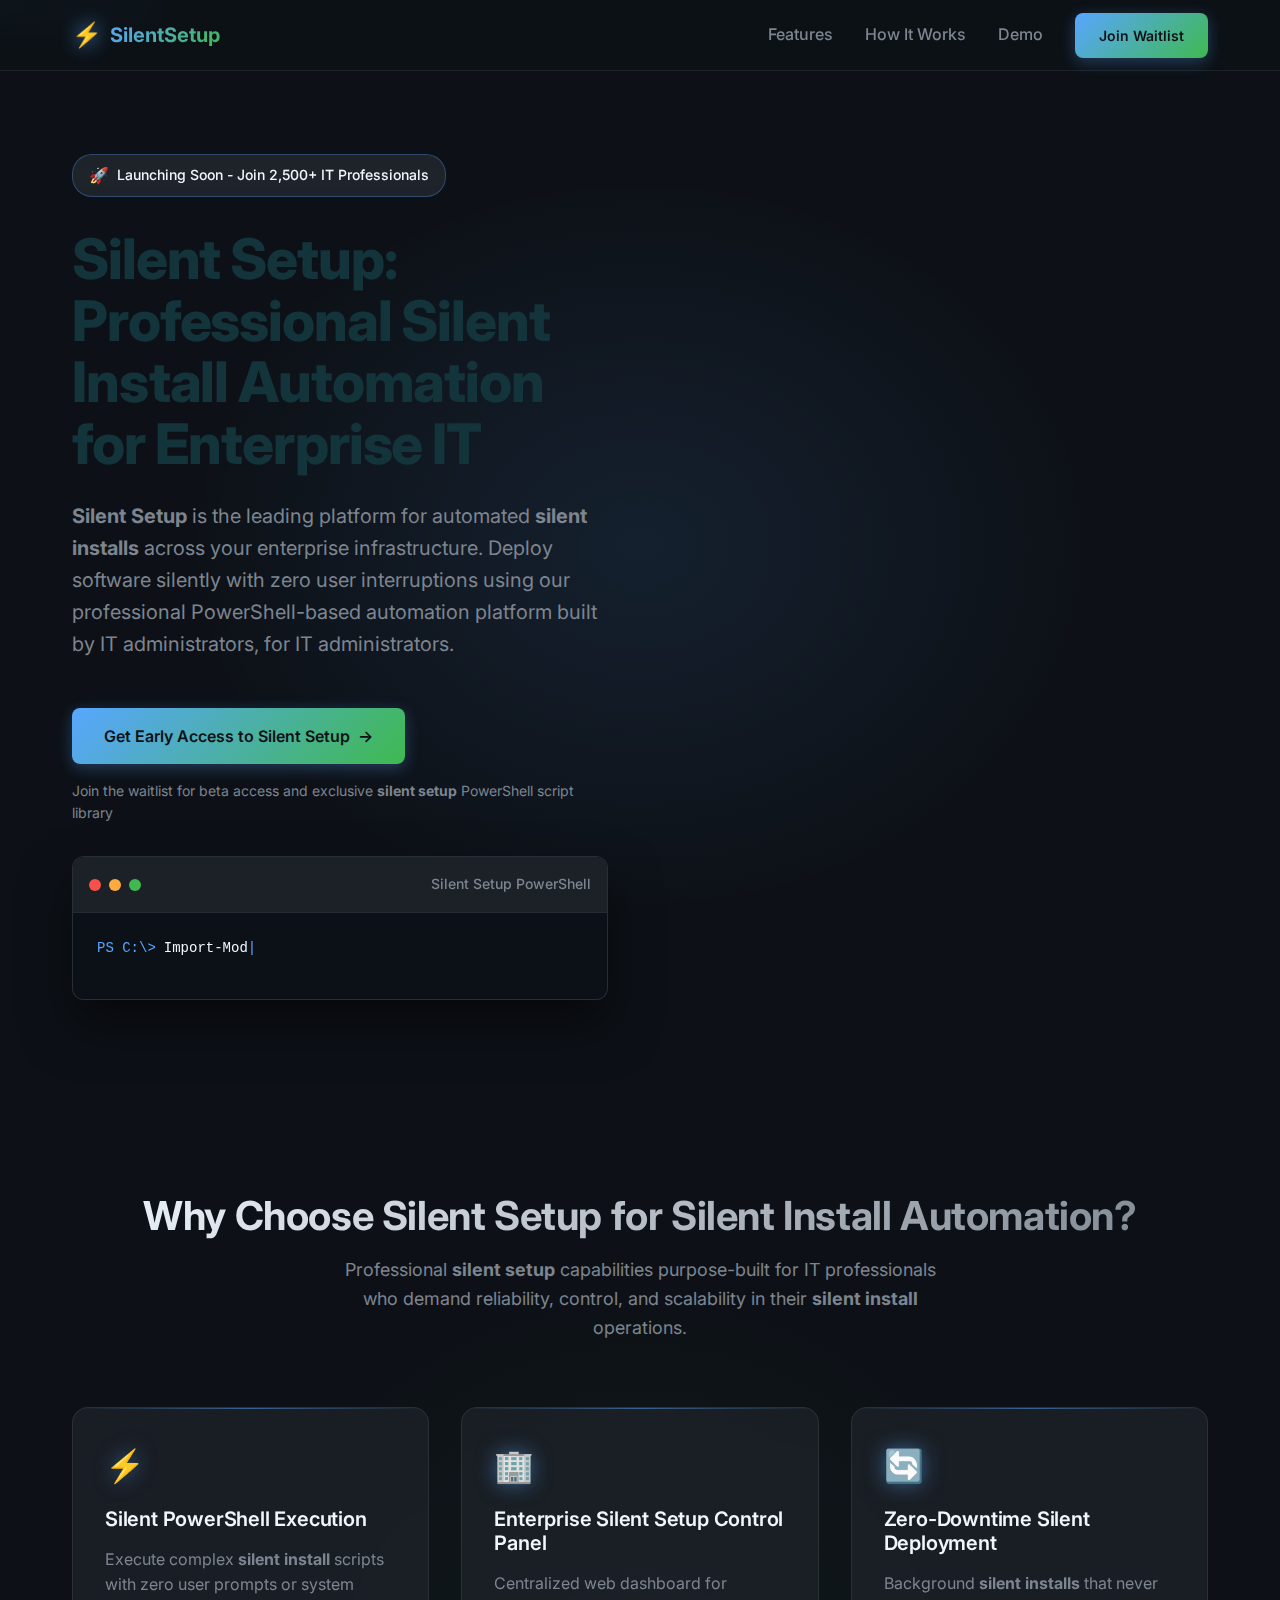
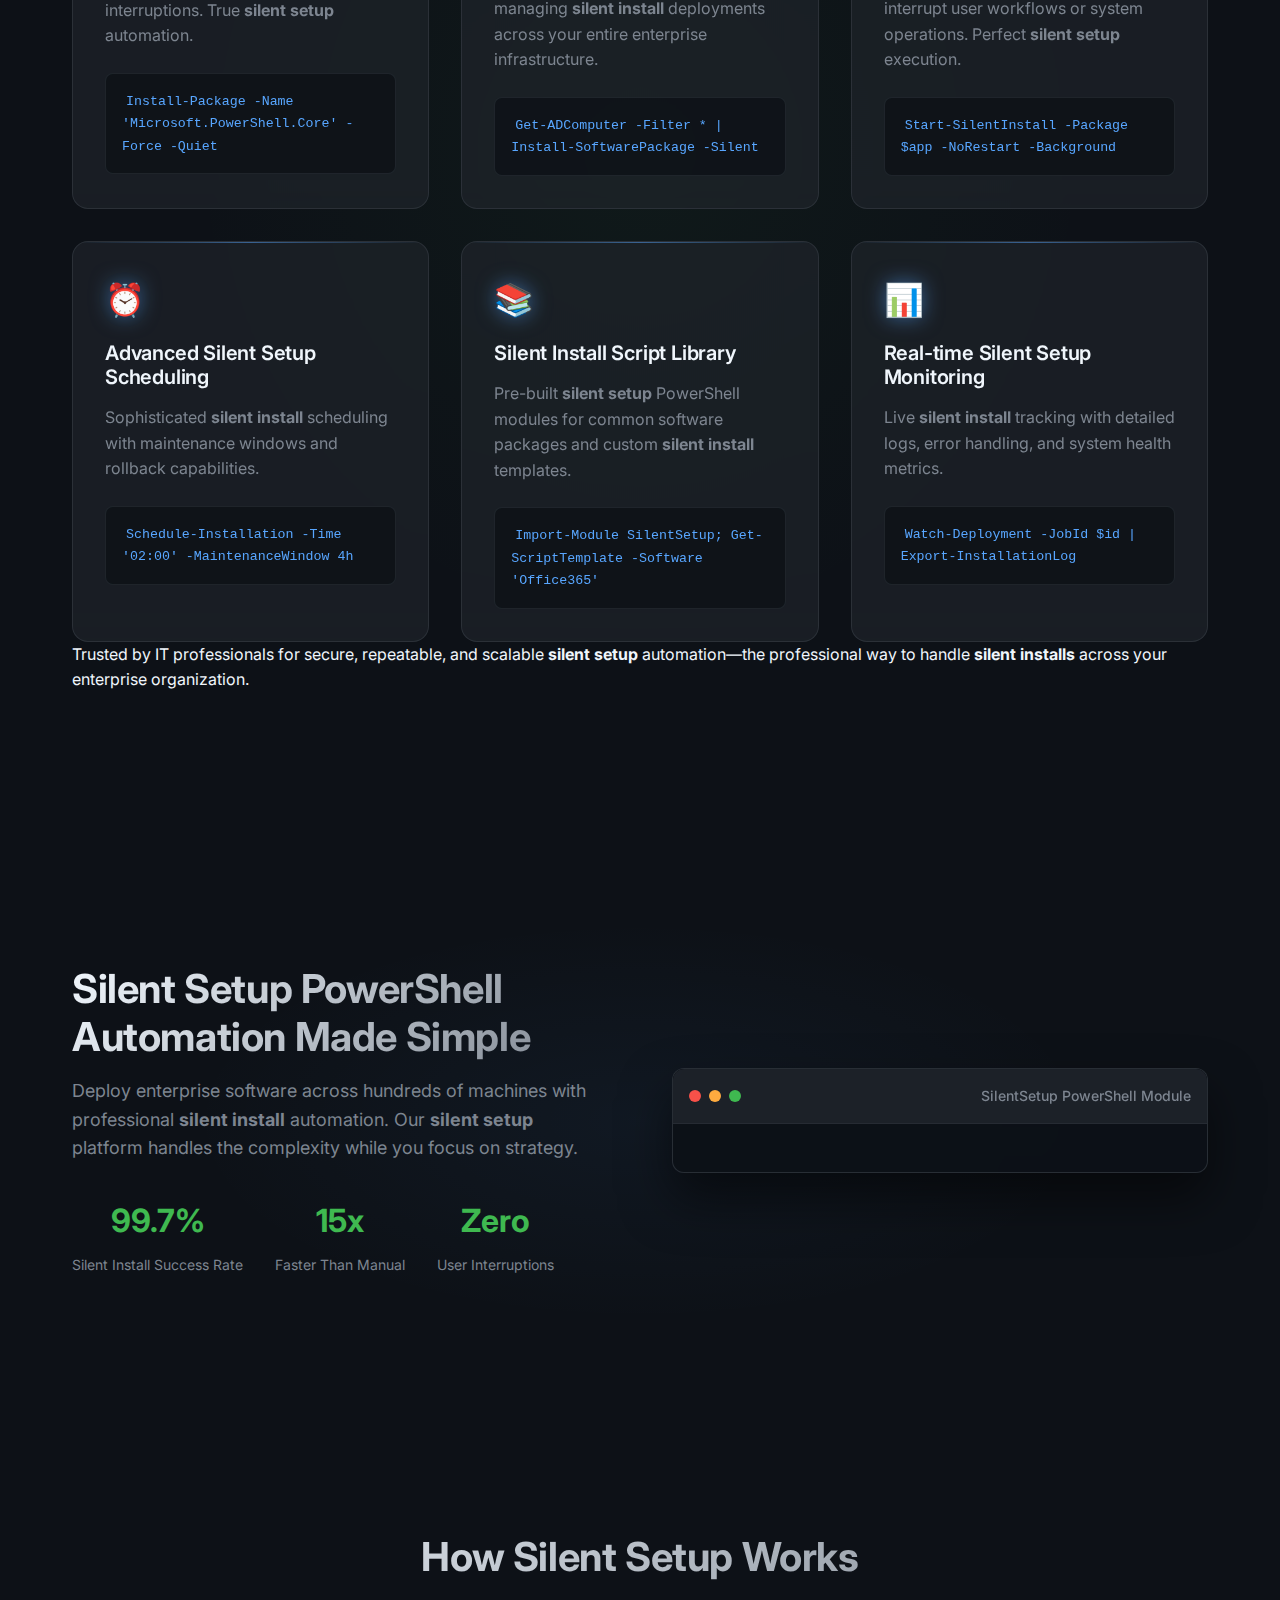
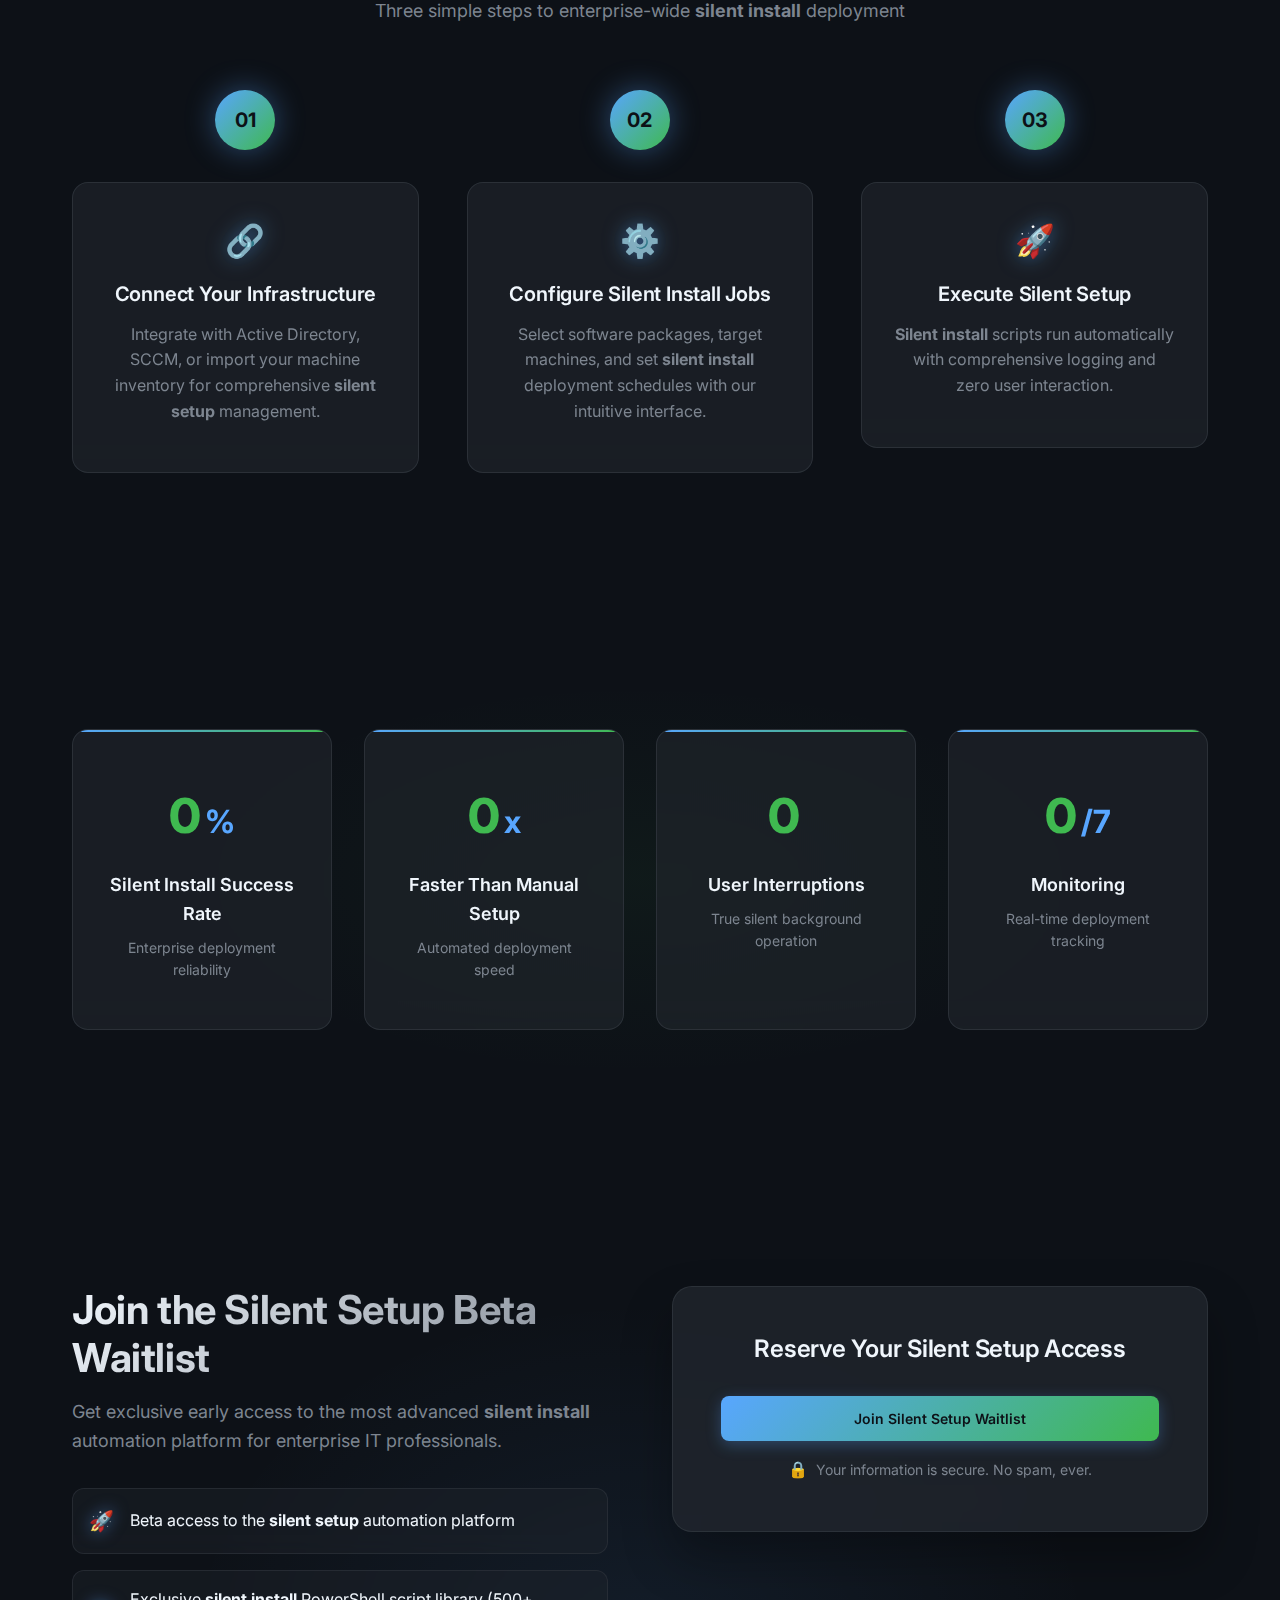
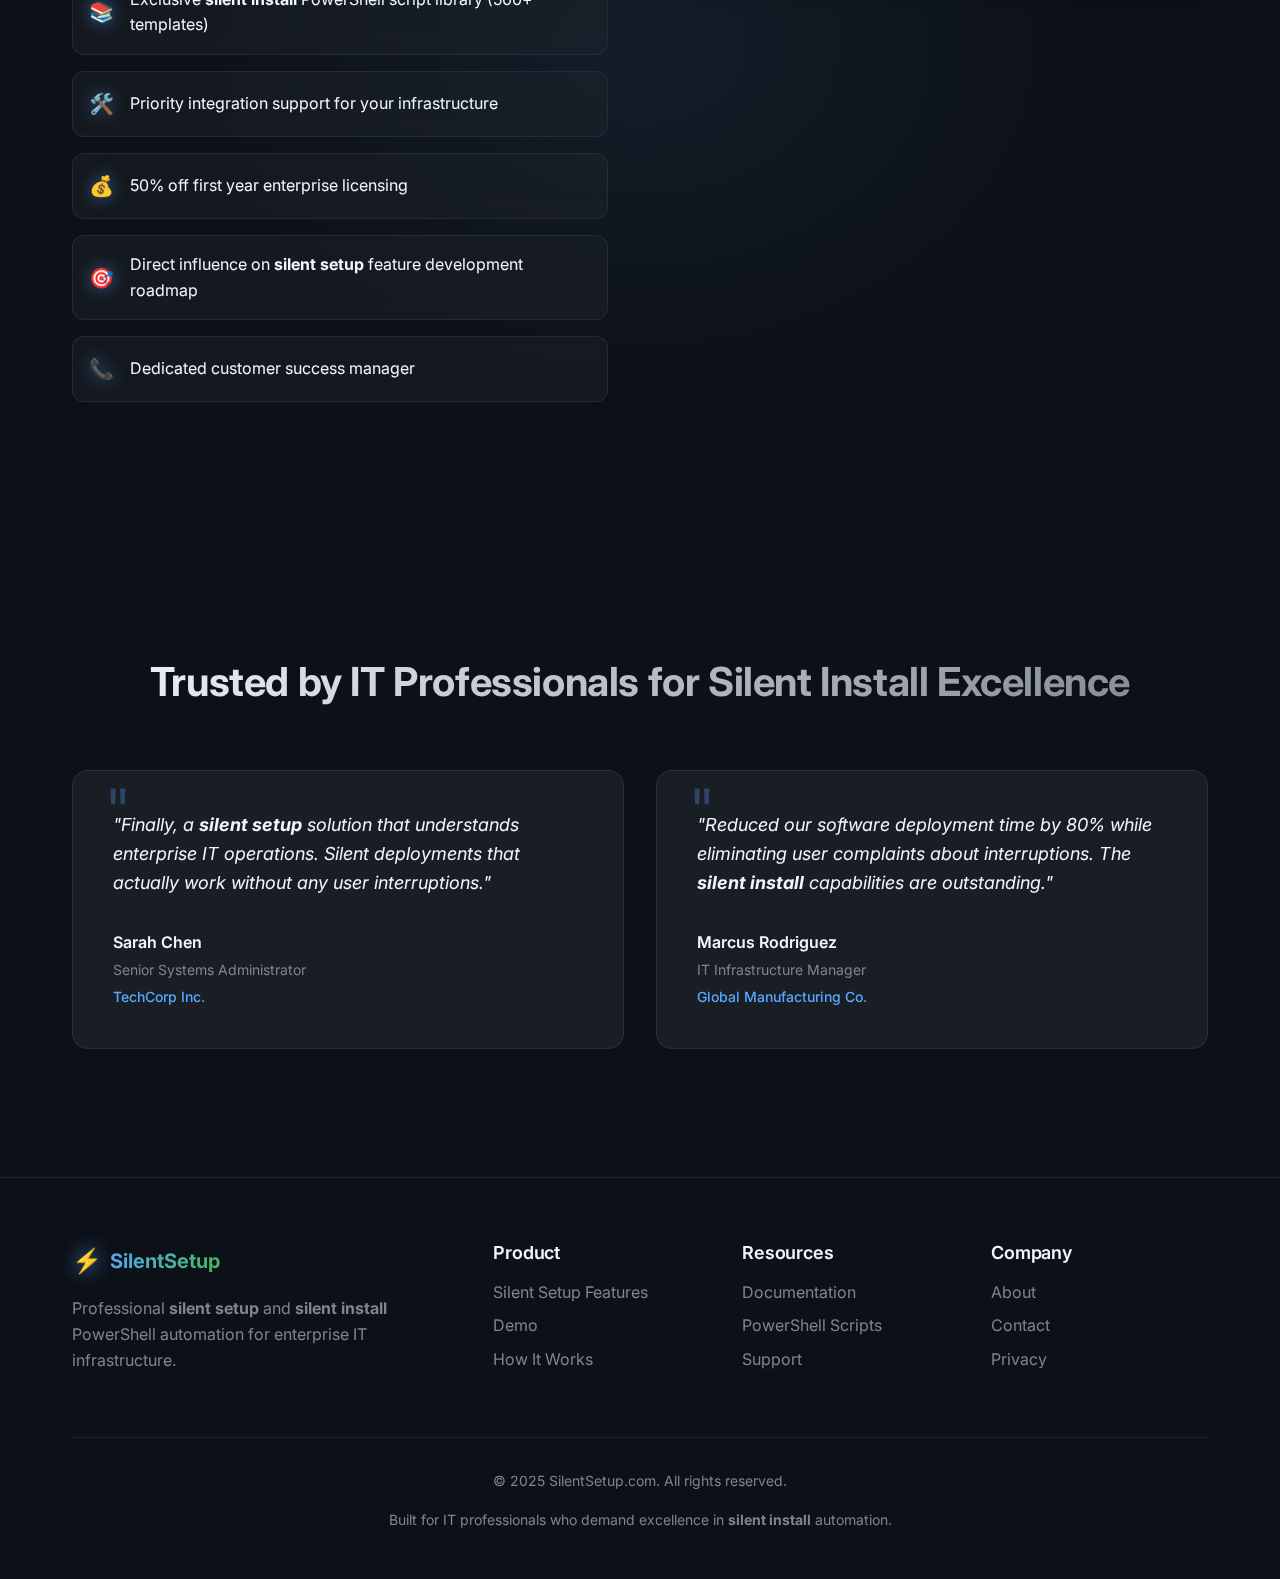
<file: index.html>
<!DOCTYPE html>
<html lang="en">
<head>
    <meta charset="UTF-8">
    <meta name="viewport" content="width=device-width, initial-scale=1.0">
    <title>Silent Setup - Enterprise Silent Install Automation Platform | SilentSetup.com</title>
    
    <!-- SEO META -->
    <meta name="description" content="Silent Setup is the leading platform for automated silent installs across your enterprise using PowerShell. Professional silent setup automation with zero interruptions.">
    <meta name="keywords" content="silent setup, silent install, silent software deployment, PowerShell silent automation, unattended install, setup automation, enterprise deployment, software automation tool">
    <meta name="author" content="SilentSetup.com">
    <meta name="robots" content="index, follow">

    <!-- Canonical URL -->
    <link rel="canonical" href="https://silentsetup.com/">

    <!-- OpenGraph Tags -->
    <meta property="og:title" content="Silent Setup - Enterprise Silent Install Automation Platform">
    <meta property="og:description" content="Professional silent setup platform for enterprise IT. Automate silent installs across your infrastructure with PowerShell-based automation.">
    <meta property="og:url" content="https://silentsetup.com/">
    <meta property="og:type" content="website">
    <meta property="og:image" content="https://silentsetup.com/og-image.png">
    <meta property="og:site_name" content="SilentSetup.com">
    <meta property="og:locale" content="en_US">

    <!-- Twitter Card -->
    <meta name="twitter:card" content="summary_large_image">
    <meta name="twitter:site" content="@sil name="twitter:title" content="Silent Setup - Enterprise Silent Install Automation">
    <meta name="twitter:description" content="Automate your silent setups and silent installs enterprise-wide with PowerShell-based automation platform.">
    <meta name="twitter:image" content="https://silentsetup.com/twitter-card.png">

    <!-- Favicon -->
    <link rel="icon" type="image/x-icon" href="/favicon.ico">
    <link rel="icon" type="image/png" sizes="32x32" href="/favicon-32x32.png">
    <link rel="icon" type="image/png" sizes="16x16" href="/favicon-16x16.png">

    <!-- Styles and Fonts -->
    <link rel="stylesheet" href="style.css">
    <link rel="preconnect" href="https://fonts.googleapis.com">
    <link rel="preconnect" href="https://fonts.gstatic.com" crossorigin>
    <link href="https://fonts.googleapis.com/css2?family=Inter:wght@300;400;500;600;700;800&display=swap" rel="stylesheet">

    <!-- Structured Data -->
    <script type="application/ld+json">
    {
        "@context": "https://schema.org",
        "@type": "SoftwareApplication",
        "name": "Silent Setup",
        "description": "Enterprise silent install automation platform for IT professionals",
        "url": "https://silentsetup.com",
        "applicationCategory": "BusinessApplication",
        "operatingSystem": "Windows",
        "offers": {
            "@type": "Offer",
            "price": "0",
            "priceCurrency": "USD"
        }
    }
    </script>
<style id="editor-staged-styles">

</style>
</head>
<body>
    <!-- Animated Background -->
    <div class="animated-bg" aria-hidden="true">
        <div class="particle"></div>
        <div class="particle"></div>
        <div class="particle"></div>
        <div class="particle"></div>
        <div class="particle"></div>
        <div class="particle"></div>
    </div>

    <!-- Skip to main content for accessibility -->
    <a href="#main-content" class="skip-link">Skip to main content</a>

    <!-- Navigation -->
    <nav class="navbar" role="navigation" aria-label="Main navigation">
        <div class="nav-container">
            <div class="nav-brand">
                <span class="brand-icon" aria-hidden="true">⚡</span>
                <span class="brand-text">SilentSetup</span>
            </div>
            <div class="nav-links">
                <a href="#features" class="nav-link">Features</a>
                <a href="#how-it-works" class="nav-link">How It Works</a>
                <a href="#demo" class="nav-link">Demo</a>
                <a href="https://docs.google.com/forms/d/e/1FAIpQLSf2xJZm7vnrDWaZ8ozrj1tmcVYcl2osirXkPULX2iA7Eqr_Nw/viewform"
                   class="btn btn--primary nav-cta"
                   target="_blank" rel="noopener">Join Waitlist</a>
            </div>
        </div>
    </nav>

    <!-- Main Content -->
    <main id="main-content">
        <!-- Hero Section -->
        <section class="hero">
            <div class="hero-container">
                <div class="hero-content">
                    <div class="hero-badge">
                        <span class="badge-icon" aria-hidden="true">🚀</span>
                        <span>Launching Soon - Join 2,500+ IT Professionals</span>
                    </div>
                    
                    <!-- Primary H1 heading -->
                    <h1 class="hero-title">
                        
                        
                        
                        Silent Setup: Professional Silent Install Automation for Enterprise IT
                    
                    
                    
                    <span class="gradient-text"></span></h1>
                    
                    <p class="hero-description">
                        <strong>Silent Setup</strong> is the leading platform for automated <strong>silent installs</strong> across your enterprise infrastructure. Deploy software silently with zero user interruptions using our professional PowerShell-based automation platform built by IT administrators, for IT administrators.
                    </p>
                    
                    <!-- Primary CTA -->
                    <div class="signup-form-container">
                        <div class="form-group-inline">
                            <a 
                                href="https://docs.google.com/forms/d/e/1FAIpQLSf2xJZm7vnrDWaZ8ozrj1tmcVYcl2osirXkPULX2iA7Eqr_Nw/viewform" 
                                class="btn btn--primary btn--hero"
                                target="_blank" rel="noopener"
                            >
                                <span class="btn-text">Get Early Access to Silent Setup</span>
                                <span class="btn-icon" aria-hidden="true">→</span>
                            </a>
                        </div>
                        <p class="signup-note">
                            Join the waitlist for beta access and exclusive <strong>silent setup</strong> PowerShell script library
                        </p>
                    </div>

                    <!-- Terminal Demo -->
                    <div class="hero-terminal">
                        <div class="terminal-window">
                            <div class="terminal-header">
                                <div class="terminal-controls">
                                    <span class="control control-close" aria-hidden="true"></span>
                                    <span class="control control-minimize" aria-hidden="true"></span>
                                    <span class="control control-maximize" aria-hidden="true"></span>
                                </div>
                                <div class="terminal-title">Silent Setup PowerShell</div>
                            </div>
                            <div class="terminal-body">
                                <div class="terminal-line">
                                    <span class="terminal-prompt">PS C:\></span>
                                    <span class="terminal-command" id="typedCommand"></span>
                                    <span class="terminal-cursor">|</span>
                                </div>
                                <div class="terminal-output" id="terminalOutput"></div>
                            </div>
                        </div>
                    </div>
                </div>
            </div>
        </section>

        <!-- Features Section -->
        <section class="features" id="features">
            <div class="section-container">
                <div class="section-header">
                    <h2 class="section-title">Why Choose Silent Setup for Silent Install Automation?</h2>
                    <p class="section-description">
                        Professional <strong>silent setup</strong> capabilities purpose-built for IT professionals who demand reliability, control, and scalability in their <strong>silent install</strong> operations.
                    </p>
                </div>
                
                <div class="features-grid">
                    <div class="feature-card" data-feature="0">
                        <div class="feature-icon" aria-hidden="true">⚡</div>
                        <h3 class="feature-title">Silent PowerShell Execution</h3>
                        <p class="feature-description">Execute complex <strong>silent install</strong> scripts with zero user prompts or system interruptions. True <strong>silent setup</strong> automation.</p>
                        <div class="feature-code">
                            <code>Install-Package -Name 'Microsoft.PowerShell.Core' -Force -Quiet</code>
                        </div>
                    </div>
                    
                    <div class="feature-card" data-feature="1">
                        <div class="feature-icon" aria-hidden="true">🏢</div>
                        <h3 class="feature-title">Enterprise Silent Setup Control Panel</h3>
                        <p class="feature-description">Centralized web dashboard for managing <strong>silent install</strong> deployments across your entire enterprise infrastructure.</p>
                        <div class="feature-code">
                            <code>Get-ADComputer -Filter * | Install-SoftwarePackage -Silent</code>
                        </div>
                    </div>
                    
                    <div class="feature-card" data-feature="2">
                        <div class="feature-icon" aria-hidden="true">🔄</div>
                        <h3 class="feature-title">Zero-Downtime Silent Deployment</h3>
                        <p class="feature-description">Background <strong>silent installs</strong> that never interrupt user workflows or system operations. Perfect <strong>silent setup</strong> execution.</p>
                        <div class="feature-code">
                            <code>Start-SilentInstall -Package $app -NoRestart -Background</code>
                        </div>
                    </div>
                    
                    <div class="feature-card" data-feature="3">
                        <div class="feature-icon" aria-hidden="true">⏰</div>
                        <h3 class="feature-title">Advanced Silent Setup Scheduling</h3>
                        <p class="feature-description">Sophisticated <strong>silent install</strong> scheduling with maintenance windows and rollback capabilities.</p>
                        <div class="feature-code">
                            <code>Schedule-Installation -Time '02:00' -MaintenanceWindow 4h</code>
                        </div>
                    </div>
                    
                    <div class="feature-card" data-feature="4">
                        <div class="feature-icon" aria-hidden="true">📚</div>
                        <h3 class="feature-title">Silent Install Script Library</h3>
                        <p class="feature-description">Pre-built <strong>silent setup</strong> PowerShell modules for common software packages and custom <strong>silent install</strong> templates.</p>
                        <div class="feature-code">
                            <code>Import-Module SilentSetup; Get-ScriptTemplate -Software 'Office365'</code>
                        </div>
                    </div>
                    
                    <div class="feature-card" data-feature="5">
                        <div class="feature-icon" aria-hidden="true">📊</div>
                        <h3 class="feature-title">Real-time Silent Setup Monitoring</h3>
                        <p class="feature-description">Live <strong>silent install</strong> tracking with detailed logs, error handling, and system health metrics.</p>
                        <div class="feature-code">
                            <code>Watch-Deployment -JobId $id | Export-InstallationLog</code>
                        </div>
                    </div>
                </div>
                
                <div class="features-summary">
                    <p>Trusted by IT professionals for secure, repeatable, and scalable <strong>silent setup</strong> automation—the professional way to handle <strong>silent installs</strong> across your enterprise organization.</p>
                </div>
            </div>
        </section>

        <!-- Code Demo Section -->
        <section class="code-demo" id="demo">
            <div class="section-container">
                <div class="demo-content">
                    <div class="demo-text">
                        <h2 class="section-title">Silent Setup PowerShell Automation Made Simple</h2>
                        <p class="section-description">
                            Deploy enterprise software across hundreds of machines with professional <strong>silent install</strong> automation. Our <strong>silent setup</strong> platform handles the complexity while you focus on strategy.
                        </p>
                        <div class="demo-stats">
                            <div class="stat">
                                <div class="stat-value">99.7%</div>
                                <div class="stat-label">Silent Install Success Rate</div>
                            </div>
                            <div class="stat">
                                <div class="stat-value">15x</div>
                                <div class="stat-label">Faster Than Manual</div>
                            </div>
                            <div class="stat">
                                <div class="stat-value">Zero</div>
                                <div class="stat-label">User Interruptions</div>
                            </div>
                        </div>
                    </div>
                    
                    <div class="demo-terminal">
                        <div class="terminal-window large">
                            <div class="terminal-header">
                                <div class="terminal-controls">
                                    <span class="control control-close" aria-hidden="true"></span>
                                    <span class="control control-minimize" aria-hidden="true"></span>
                                    <span class="control control-maximize" aria-hidden="true"></span>
                                </div>
                                <div class="terminal-title">SilentSetup PowerShell Module</div>
                            </div>
                            <div class="terminal-body">
                                <div class="demo-code" id="demoCode">
                                    <!-- Code lines will be populated by JavaScript -->
                                </div>
                            </div>
                        </div>
                    </div>
                </div>
            </div>
        </section>

        <!-- How It Works Section -->
        <section class="how-it-works" id="how-it-works">
            <div class="section-container">
                <div class="section-header">
                    <h2 class="section-title">How Silent Setup Works</h2>
                    <p class="section-description">Three simple steps to enterprise-wide <strong>silent install</strong> deployment</p>
                </div>
                
                <div class="steps-container">
                    <div class="step" data-step="0">
                        <div class="step-number">01</div>
                        <div class="step-content">
                            <div class="step-icon" aria-hidden="true">🔗</div>
                            <h3 class="step-title">Connect Your Infrastructure</h3>
                            <p class="step-description">Integrate with Active Directory, SCCM, or import your machine inventory for comprehensive <strong>silent setup</strong> management.</p>
                        </div>
                    </div>
                    
                    <div class="step" data-step="1">
                        <div class="step-number">02</div>
                        <div class="step-content">
                            <div class="step-icon" aria-hidden="true">⚙️</div>
                            <h3 class="step-title">Configure Silent Install Jobs</h3>
                            <p class="step-description">Select software packages, target machines, and set <strong>silent install</strong> deployment schedules with our intuitive interface.</p>
                        </div>
                    </div>
                    
                    <div class="step" data-step="2">
                        <div class="step-number">03</div>
                        <div class="step-content">
                            <div class="step-icon" aria-hidden="true">🚀</div>
                            <h3 class="step-title">Execute Silent Setup</h3>
                            <p class="step-description"><strong>Silent install</strong> scripts run automatically with comprehensive logging and zero user interaction.</p>
                        </div>
                    </div>
                </div>
            </div>
        </section>

        <!-- Stats Section -->
        <section class="stats">
            <div class="section-container">
                <h2 class="sr-only">Silent Setup Platform Statistics</h2>
                <div class="stats-grid">
                    <div class="stat-card">
                        <div class="stat-value" data-target="99.7">0</div>
                        <div class="stat-unit">%</div>
                        <div class="stat-label">Silent Install Success Rate</div>
                        <div class="stat-description">Enterprise deployment reliability</div>
                    </div>
                    
                    <div class="stat-card">
                        <div class="stat-value" data-target="15">0</div>
                        <div class="stat-unit">x</div>
                        <div class="stat-label">Faster Than Manual Setup</div>
                        <div class="stat-description">Automated deployment speed</div>
                    </div>
                    
                    <div class="stat-card">
                        <div class="stat-value" data-target="0">0</div>
                        <div class="stat-unit"></div>
                        <div class="stat-label">User Interruptions</div>
                        <div class="stat-description">True silent background operation</div>
                    </div>
                    
                    <div class="stat-card">
                        <div class="stat-value" data-target="24">0</div>
                        <div class="stat-unit">/7</div>
                        <div class="stat-label">Monitoring</div>
                        <div class="stat-description">Real-time deployment tracking</div>
                    </div>
                </div>
            </div>
        </section>

        <!-- Waitlist Benefits Section -->
        <section class="waitlist-benefits">
            <div class="section-container">
                <div class="benefits-content">
                    <div class="benefits-text">
                        <h2 class="section-title">Join the Silent Setup Beta Waitlist</h2>
                        <p class="section-description">
                            Get exclusive early access to the most advanced <strong>silent install</strong> automation platform for enterprise IT professionals.
                        </p>
                        
                        <div class="benefits-list">
                            <div class="benefit-item">
                                <span class="benefit-icon" aria-hidden="true">🚀</span>
                                <span>Beta access to the <strong>silent setup</strong> automation platform</span>
                            </div>
                            <div class="benefit-item">
                                <span class="benefit-icon" aria-hidden="true">📚</span>
                                <span>Exclusive <strong>silent install</strong> PowerShell script library (500+ templates)</span>
                            </div>
                            <div class="benefit-item">
                                <span class="benefit-icon" aria-hidden="true">🛠️</span>
                                <span>Priority integration support for your infrastructure</span>
                            </div>
                            <div class="benefit-item">
                                <span class="benefit-icon" aria-hidden="true">💰</span>
                                <span>50% off first year enterprise licensing</span>
                            </div>
                            <div class="benefit-item">
                                <span class="benefit-icon" aria-hidden="true">🎯</span>
                                <span>Direct influence on <strong>silent setup</strong> feature development roadmap</span>
                            </div>
                            <div class="benefit-item">
                                <span class="benefit-icon" aria-hidden="true">📞</span>
                                <span>Dedicated customer success manager</span>
                            </div>
                        </div>
                    </div>
                    
                    <div class="benefits-form">
                        <div class="form-card">
                            <h3>Reserve Your Silent Setup Access</h3>
                            <a href="https://docs.google.com/forms/d/e/1FAIpQLSf2xJZm7vnrDWaZ8ozrj1tmcVYcl2osirXkPULX2iA7Eqr_Nw/viewform"
                               class="btn btn--primary btn--full-width"
                               target="_blank" rel="noopener">
                                Join Silent Setup Waitlist
                            </a>
                            <div class="form-note">
                                <span class="lock-icon" aria-hidden="true">🔒</span>
                                <span>Your information is secure. No spam, ever.</span>
                            </div>
                        </div>
                    </div>
                </div>
            </div>
        </section>

        <!-- Testimonials Section -->
        <section class="testimonials">
            <div class="section-container">
                <div class="section-header">
                    <h2 class="section-title">Trusted by IT Professionals for Silent Install Excellence</h2>
                </div>
                
                <div class="testimonials-grid">
                    <div class="testimonial-card">
                        <div class="testimonial-content">
                            <p class="testimonial-quote">
                                "Finally, a <strong>silent setup</strong> solution that understands enterprise IT operations. Silent deployments that actually work without any user interruptions."
                            </p>
                        </div>
                        <div class="testimonial-author">
                            <div class="author-info">
                                <div class="author-name">Sarah Chen</div>
                                <div class="author-title">Senior Systems Administrator</div>
                                <div class="author-company">TechCorp Inc.</div>
                            </div>
                        </div>
                    </div>
                    
                    <div class="testimonial-card">
                        <div class="testimonial-content">
                            <p class="testimonial-quote">
                                "Reduced our software deployment time by 80% while eliminating user complaints about interruptions. The <strong>silent install</strong> capabilities are outstanding."
                            </p>
                        </div>
                        <div class="testimonial-author">
                            <div class="author-info">
                                <div class="author-name">Marcus Rodriguez</div>
                                <div class="author-title">IT Infrastructure Manager</div>
                                <div class="author-company">Global Manufacturing Co.</div>
                            </div>
                        </div>
                    </div>
                </div>
            </div>
        </section>
    </main>

    <!-- Footer -->
    <footer class="footer">
        <div class="section-container">
            <div class="footer-content">
                <div class="footer-brand">
                    <div class="brand">
                        <span class="brand-icon" aria-hidden="true">⚡</span>
                        <span class="brand-text">SilentSetup</span>
                    </div>
                    <p class="footer-description">
                        Professional <strong>silent setup</strong> and <strong>silent install</strong> PowerShell automation for enterprise IT infrastructure.
                    </p>
                </div>
                
                <div class="footer-links">
                    <div class="link-group">
                        <h4>Product</h4>
                        <a href="#features">Silent Setup Features</a>
                        <a href="#demo">Demo</a>
                        <a href="#how-it-works">How It Works</a>
                    </div>
                    <div class="link-group">
                        <h4>Resources</h4>
                        <a href="#" target="_blank">Documentation</a>
                        <a href="#" target="_blank">PowerShell Scripts</a>
                        <a href="#" target="_blank">Support</a>
                    </div>
                    <div class="link-group">
                        <h4>Company</h4>
                        <a href="#" target="_blank">About</a>
                        <a href="#" target="_blank">Contact</a>
                        <a href="#" target="_blank">Privacy</a>
                    </div>
                </div>
            </div>
            
            <div class="footer-bottom">
                <p>&copy; 2025 SilentSetup.com. All rights reserved.</p>
                <p>Built for IT professionals who demand excellence in <strong>silent install</strong> automation.</p>
            </div>
        </div>
    </footer>

    <script src="app.js"></script>
</body>
</html>
</file>
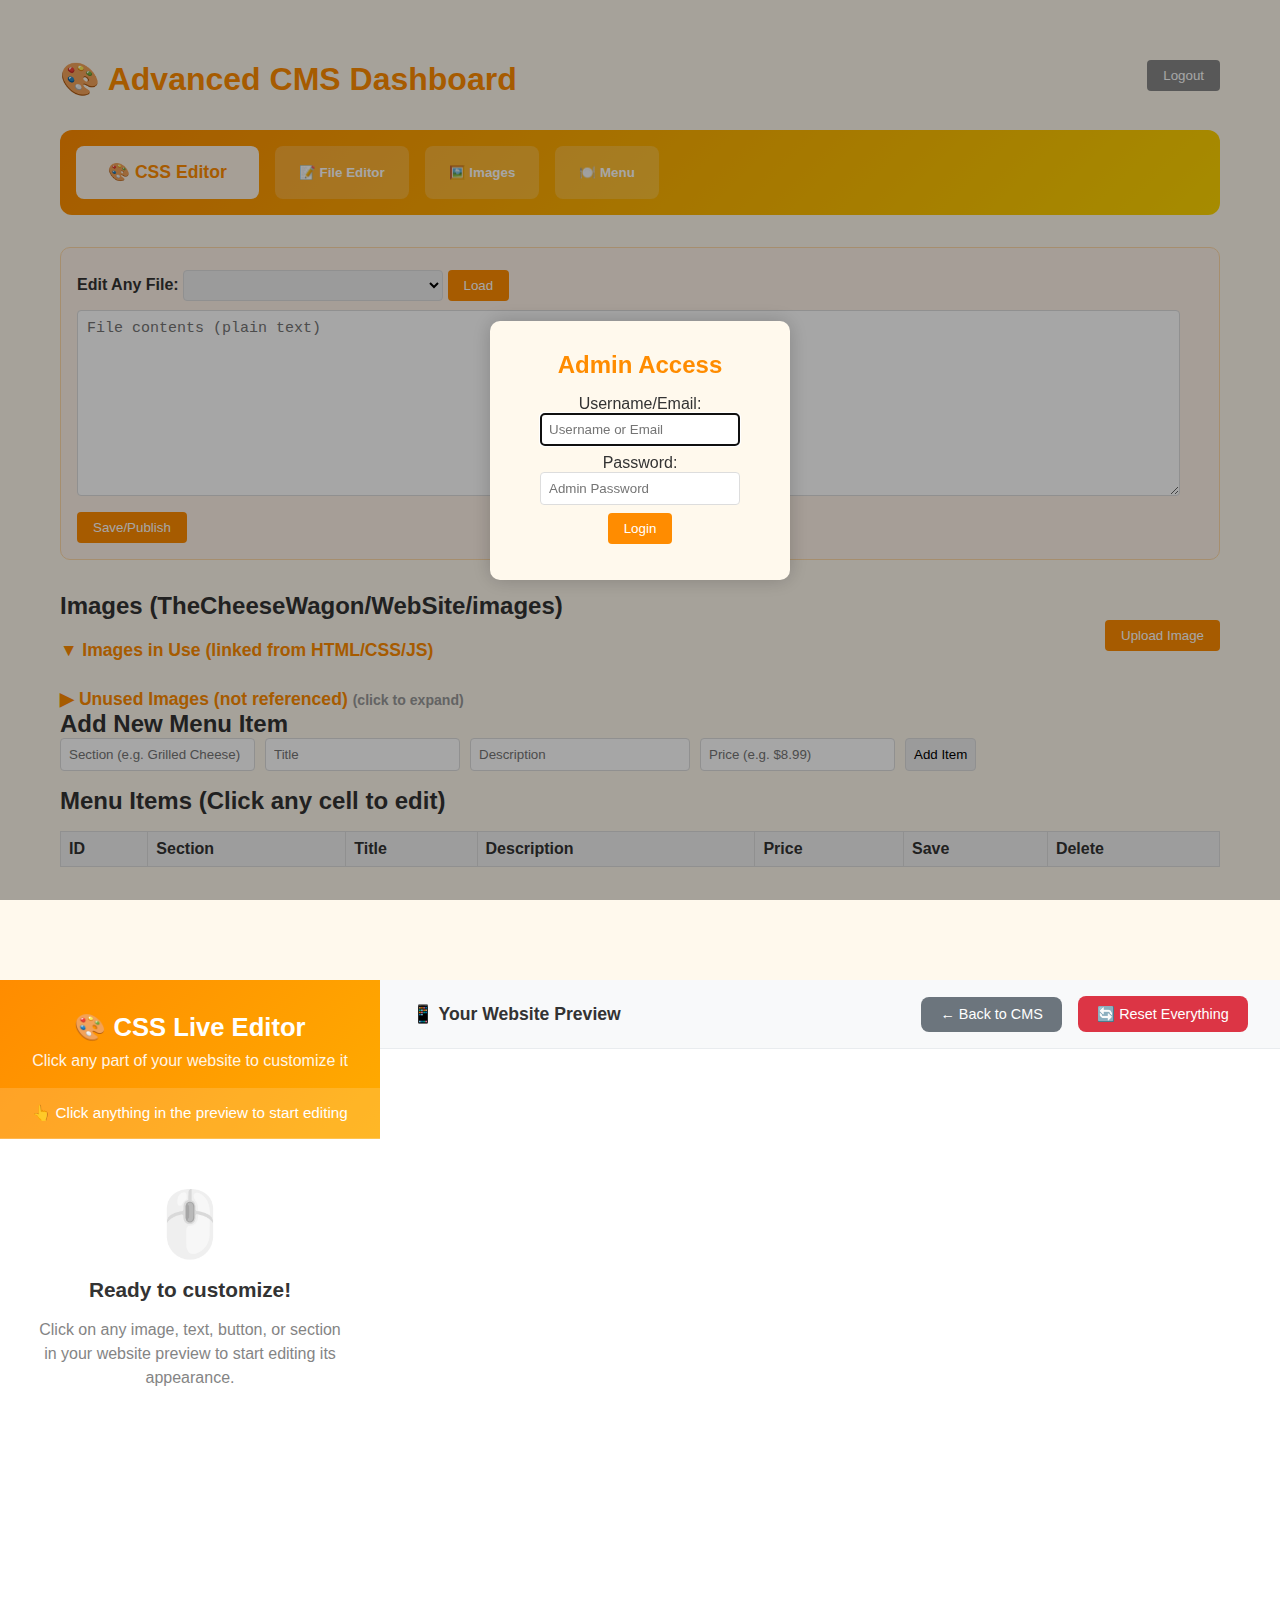
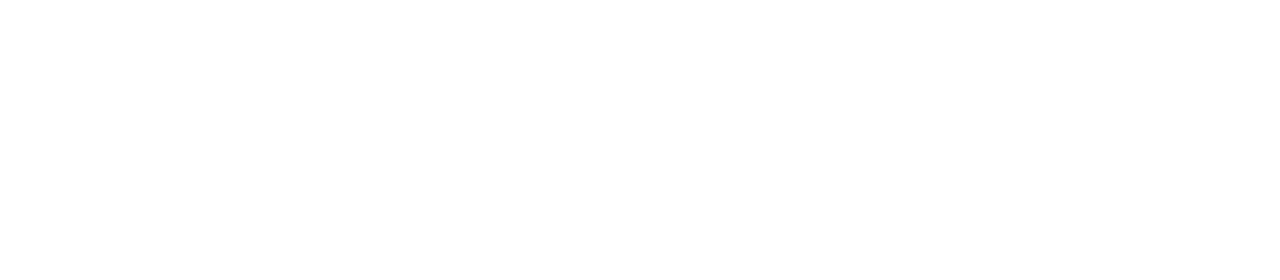
<file: cms2.html>
<!DOCTYPE html>
<html lang="en">
<head>
    <meta charset="UTF-8">
    <meta name="viewport" content="width=device-width, initial-scale=1.0">
    <title>Advanced CMS Dashboard</title>
    <style>
        /* Base Styles */
        * {
            margin: 0;
            padding: 0;
            box-sizing: border-box;
        }

        body {
            font-family: -apple-system, BlinkMacSystemFont, 'Segoe UI', Roboto, sans-serif;
            background: #fff9ed;
            color: #333;
            overflow-x: hidden;
        }

        /* Page System */
        .page {
            display: none;
            min-height: 100vh;
        }

        .page.active {
            display: block;
        }

        /* CMS Main Page Styles */
        #cms-page {
            max-width: 1200px;
            margin: 40px auto;
            padding: 20px;
        }

        h1 {
            color: #FF8C00;
            margin-bottom: 2rem;
        }

        .main-nav {
            background: linear-gradient(135deg, #FF8C00, #FFD700);
            padding: 1rem;
            border-radius: 12px;
            margin-bottom: 2rem;
            display: flex;
            gap: 1rem;
            flex-wrap: wrap;
        }

        .nav-btn {
            background: rgba(255, 255, 255, 0.2);
            color: white;
            border: none;
            padding: 0.75rem 1.5rem;
            border-radius: 8px;
            cursor: pointer;
            font-weight: 600;
            transition: all 0.3s ease;
        }

        .nav-btn:hover {
            background: rgba(255, 255, 255, 0.3);
            transform: translateY(-2px);
        }

        .nav-btn.css-editor {
            background: rgba(255, 255, 255, 0.9);
            color: #FF8C00;
            font-size: 1.1rem;
            padding: 1rem 2rem;
        }

        .nav-btn.css-editor:hover {
            background: white;
            transform: translateY(-3px);
            box-shadow: 0 4px 15px rgba(0, 0, 0, 0.2);
        }

        /* Status Messages */
        .status {
            margin: 10px 0;
            padding: 10px;
            border-radius: 4px;
        }

        .success {
            background: #d4edda;
            color: #155724;
        }

        .error {
            background: #f8d7da;
            color: #721c24;
        }

        /* CMS Panel */
        .cms-panel {
            margin: 18px 0 32px 0;
            background: #fff3e8;
            border-radius: 10px;
            border: 1px solid #ffdbaa;
            padding: 22px 16px 16px 16px;
        }

        .cms-panel label {
            font-weight: bold;
        }

        .cms-panel select {
            width: 260px;
            padding: 6px;
            border-radius: 4px;
            border: 1px solid #ddd;
        }

        .cms-panel textarea {
            width: 98%;
            min-height: 186px;
            margin: 9px 0 12px 0;
            font-family: monospace;
            font-size: 15px;
            padding: 9px;
            border-radius: 4px;
            border: 1px solid #ddd;
        }

        /* Menu Table */
        table {
            width: 100%;
            border-collapse: collapse;
            margin-top: 1rem;
        }

        th, td {
            border: 1px solid #ddd;
            padding: 8px;
            text-align: left;
        }

        th {
            background-color: #f2f2f2;
        }

        .editable-cell {
            cursor: pointer;
            transition: background-color 0.2s ease;
        }

        .editable-cell:hover {
            background-color: #f0f8ff;
        }

        .editable-cell input {
            width: 100%;
            border: none;
            background: transparent;
            padding: 4px;
            font-family: inherit;
            font-size: inherit;
        }

        .editable-cell textarea {
            width: 100%;
            border: none;
            background: transparent;
            padding: 4px;
            font-family: inherit;
            font-size: inherit;
            resize: vertical;
            min-height: 40px;
        }

        .save-cell {
            text-align: center;
        }

        .save-btn {
            background: #28a745;
            color: white;
            border: none;
            padding: 4px 8px;
            border-radius: 4px;
            cursor: pointer;
            font-size: 12px;
            display: inline-block;
        }

        .save-btn:hover {
            background: #218838;
        }

        .formrow {
            display: flex;
            gap: 10px;
            margin-bottom: 1rem;
            flex-wrap: wrap;
        }

        .formrow input {
            padding: 8px;
            border: 1px solid #ddd;
            border-radius: 4px;
        }

        /* Image Grid */
        .imglist {
            display: grid;
            grid-template-columns: repeat(auto-fill, minmax(180px, 1fr));
            gap: 18px;
            margin-bottom: 28px;
        }

        .imgcard {
            background: #fff;
            border: 1px solid #e1e5e9;
            padding: 12px;
            border-radius: 8px;
            text-align: center;
        }

        .imgcard img {
            max-width: 150px;
            max-height: 150px;
            border-radius: 4px;
            margin-bottom: 10px;
        }

        .fname {
            font-family: monospace;
            color: #6c757d;
            font-size: 13px;
            margin-bottom: 8px;
            word-break: break-all;
        }

        .img-actions {
            display: flex;
            flex-direction: column;
            gap: 3px;
        }

        .img-actions button {
            margin: 0;
            padding: 4px 6px;
            border: none;
            border-radius: 4px;
            cursor: pointer;
            font-size: 11px;
            transition: all 0.2s ease;
        }

        .img-actions .replace-btn {
            background: #17a2b8;
            color: white;
        }

        .img-actions .replace-btn:hover {
            background: #138496;
        }

        .img-actions .replace-existing-btn {
            background: #6f42c1;
            color: white;
        }

        .img-actions .replace-existing-btn:hover {
            background: #5a32a3;
        }

        .img-actions .delete-btn {
            background: #dc3545;
            color: white;
        }

        .img-actions .delete-btn:hover {
            background: #c82333;
        }

        .img-section-title {
            font-weight: bold;
            margin-top: 20px;
            font-size: 1.1em;
            color: #FF8C00;
            cursor: pointer;
            user-select: none;
        }

        .img-section-title:hover {
            color: #e67e00;
        }

        .img-section-content {
            display: block;
        }

        .img-section-content.collapsed {
            display: none;
        }

        .imglist-empty {
            color: #999;
            font-size: 1em;
            margin: 10px 0;
        }

        /* Image Selection Modal */
        .image-select-modal {
            position: fixed;
            top: 0;
            left: 0;
            width: 100%;
            height: 100%;
            background: rgba(0, 0, 0, 0.5);
            display: none;
            align-items: center;
            justify-content: center;
            z-index: 10000;
        }

        .image-select-content {
            background: white;
            padding: 2rem;
            border-radius: 10px;
            width: 80%;
            max-width: 800px;
            max-height: 80vh;
            overflow-y: auto;
        }

        .image-select-grid {
            display: grid;
            grid-template-columns: repeat(auto-fill, minmax(120px, 1fr));
            gap: 15px;
            margin-top: 1rem;
        }

        .image-select-item {
            text-align: center;
            cursor: pointer;
            padding: 10px;
            border: 2px solid transparent;
            border-radius: 8px;
            transition: all 0.2s ease;
        }

        .image-select-item:hover {
            border-color: #FF8C00;
            background: #fff9ed;
        }

        .image-select-item img {
            max-width: 100px;
            max-height: 100px;
            border-radius: 4px;
            margin-bottom: 5px;
        }

        .image-select-item .image-name {
            font-size: 11px;
            color: #666;
            word-break: break-all;
        }

        /* CSS Editor Page Styles */
        #css-editor-page {
            display: flex;
            height: 100vh;
            background: #f5f5f5;
            color: #333;
            overflow: hidden;
        }

        /* Editor Sidebar */
        .editor-sidebar {
            width: 380px;
            background: linear-gradient(135deg, #FF8C00 0%, #FFD700 100%);
            display: flex;
            flex-direction: column;
            overflow: hidden;
            box-shadow: 2px 0 20px rgba(0, 0, 0, 0.1);
        }

        .editor-header {
            padding: 2rem 1.5rem 1rem;
            color: white;
            text-align: center;
        }

        .editor-header h1 {
            font-size: 1.6rem;
            font-weight: 700;
            margin-bottom: 0.5rem;
            color: white;
        }

        .editor-header p {
            font-size: 1rem;
            opacity: 0.9;
            line-height: 1.4;
        }

        .click-hint {
            background: rgba(255, 255, 255, 0.15);
            color: white;
            padding: 1rem 1.5rem;
            text-align: center;
            font-size: 0.95rem;
            border-bottom: 1px solid rgba(255, 255, 255, 0.2);
        }

        .controls-area {
            flex: 1;
            background: white;
            overflow-y: auto;
            position: relative;
        }

        .welcome-message {
            padding: 3rem 2rem;
            text-align: center;
            color: #666;
        }

        .welcome-message .icon {
            font-size: 4rem;
            margin-bottom: 1rem;
            opacity: 0.5;
        }

        .welcome-message h3 {
            font-size: 1.3rem;
            margin-bottom: 1rem;
            color: #333;
        }

        .welcome-message p {
            font-size: 1rem;
            line-height: 1.5;
            opacity: 0.8;
        }

        .element-info {
            background: #f8f9fa;
            padding: 1.5rem;
            border-bottom: 1px solid #e9ecef;
        }

        .element-preview {
            display: flex;
            align-items: center;
            gap: 1rem;
            margin-bottom: 1rem;
        }

        .element-icon {
            width: 50px;
            height: 50px;
            background: linear-gradient(135deg, #FF8C00, #FFD700);
            border-radius: 12px;
            display: flex;
            align-items: center;
            justify-content: center;
            color: white;
            font-size: 1.5rem;
        }

        .element-details h3 {
            font-size: 1.2rem;
            color: #333;
            margin-bottom: 0.25rem;
        }

        .element-details p {
            font-size: 0.9rem;
            color: #666;
        }

        .css-selector-info {
            background: #fff3cd;
            padding: 0.5rem;
            border-radius: 4px;
            margin-top: 0.5rem;
            font-family: monospace;
            font-size: 0.8rem;
            color: #856404;
        }

        .controls-container {
            padding: 2rem;
        }

        .control-group {
            margin-bottom: 2rem;
        }

        .control-group h4 {
            font-size: 1.1rem;
            color: #333;
            margin-bottom: 1rem;
            font-weight: 600;
        }

        .control-item {
            margin-bottom: 1.5rem;
        }

        .control-label {
            display: flex;
            justify-content: space-between;
            align-items: center;
            margin-bottom: 0.75rem;
        }

        .control-label span:first-child {
            font-size: 1rem;
            color: #555;
            font-weight: 500;
        }

        .control-value {
            font-size: 0.9rem;
            color: #FF8C00;
            font-weight: 600;
            background: rgba(255, 140, 0, 0.1);
            padding: 0.4rem 0.8rem;
            border-radius: 20px;
            min-width: 60px;
            text-align: center;
        }

        .control-slider {
            width: 100%;
            height: 8px;
            border-radius: 4px;
            background: #e9ecef;
            outline: none;
            -webkit-appearance: none;
            appearance: none;
        }

        .control-slider::-webkit-slider-thumb {
            -webkit-appearance: none;
            appearance: none;
            width: 24px;
            height: 24px;
            border-radius: 50%;
            background: linear-gradient(135deg, #FF8C00, #FFD700);
            cursor: pointer;
            border: 3px solid white;
            box-shadow: 0 2px 10px rgba(255, 140, 0, 0.3);
            transition: all 0.2s ease;
        }

        .control-slider::-webkit-slider-thumb:hover {
            transform: scale(1.1);
            box-shadow: 0 4px 15px rgba(255, 140, 0, 0.5);
        }

        .save-changes-btn {
            background: #28a745;
            color: white;
            border: none;
            padding: 0.75rem 1.5rem;
            border-radius: 8px;
            cursor: pointer;
            font-weight: 600;
            margin-top: 1rem;
            width: 100%;
            transition: all 0.2s ease;
        }

        .save-changes-btn:hover {
            background: #218838;
            transform: translateY(-1px);
        }

        .edit-text-btn {
            background: #007bff;
            color: white;
            border: none;
            padding: 0.5rem 1rem;
            border-radius: 6px;
            cursor: pointer;
            font-size: 0.9rem;
            margin: 0.5rem 0;
        }

        .edit-text-btn:hover {
            background: #0056b3;
        }

        /* Preview Area */
        .editor-preview {
            flex: 1;
            background: #fff;
            display: flex;
            flex-direction: column;
            overflow: hidden;
        }

        .editor-preview-header {
            background: #f8f9fa;
            padding: 1rem 2rem;
            border-bottom: 1px solid #e9ecef;
            display: flex;
            align-items: center;
            gap: 1rem;
        }

        .preview-title {
            font-size: 1.1rem;
            font-weight: 600;
            color: #333;
            flex: 1;
        }

        .back-btn {
            background: #6c757d;
            color: white;
            border: none;
            padding: 0.6rem 1.2rem;
            border-radius: 8px;
            font-size: 0.9rem;
            cursor: pointer;
            font-weight: 500;
            transition: all 0.2s ease;
        }

        .back-btn:hover {
            background: #5a6268;
            transform: translateY(-1px);
        }

        .reset-btn {
            background: #dc3545;
            color: white;
            border: none;
            padding: 0.6rem 1.2rem;
            border-radius: 8px;
            font-size: 0.9rem;
            cursor: pointer;
            transition: all 0.2s ease;
            font-weight: 500;
        }

        .reset-btn:hover {
            background: #c82333;
            transform: translateY(-1px);
        }

        .iframe-container {
            flex: 1;
            position: relative;
            background: white;
        }

        .preview-iframe {
            width: 100%;
            height: 100%;
            border: none;
            background: white;
            display: block;
        }

        /* Login Modal */
        #token-prompt-modal {
            position: fixed;
            left: 0;
            top: 0;
            width: 100vw;
            height: 100vh;
            background: rgba(0, 0, 0, 0.35);
            display: flex;
            align-items: center;
            justify-content: center;
            z-index: 9999;
        }

        #token-prompt-box {
            background: #fff9ed;
            border-radius: 10px;
            padding: 30px;
            box-shadow: 0 0 20px rgba(0, 0, 0, 0.2);
            min-width: 300px;
            text-align: center;
        }

        #token-prompt-box h2 {
            margin-bottom: 1rem;
            color: #FF8C00;
        }

        #token-prompt-box input {
            width: 200px;
            margin-bottom: 0.5rem;
            padding: 0.5rem;
            border: 1px solid #ddd;
            border-radius: 4px;
        }

        /* Button Styles */
        button {
            background: #FF8C00;
            color: white;
            border: none;
            padding: 0.5rem 1rem;
            border-radius: 4px;
            cursor: pointer;
            transition: all 0.2s ease;
        }

        button:hover {
            background: #e67e00;
        }

        /* Text Editor Modal */
        .text-editor-modal {
            position: fixed;
            top: 0;
            left: 0;
            width: 100%;
            height: 100%;
            background: rgba(0, 0, 0, 0.5);
            display: none;
            align-items: center;
            justify-content: center;
            z-index: 10000;
        }

        .text-editor-content {
            background: white;
            padding: 2rem;
            border-radius: 10px;
            width: 80%;
            max-width: 600px;
        }

        .text-editor-content textarea {
            width: 100%;
            height: 200px;
            margin: 1rem 0;
            padding: 0.5rem;
            border: 1px solid #ddd;
            border-radius: 4px;
            font-family: inherit;
        }

        /* Image Upload Styles */
        .image-actions {
            display: flex;
            gap: 0.5rem;
            margin-top: 1rem;
            justify-content: center;
            flex-wrap: wrap;
        }

        .upload-btn, .replace-btn, .replace-existing-btn {
            border: none;
            padding: 0.5rem 1rem;
            border-radius: 4px;
            cursor: pointer;
            font-size: 0.9rem;
            transition: all 0.2s ease;
        }

        .upload-btn {
            background: #28a745;
            color: white;
        }

        .upload-btn:hover {
            background: #218838;
        }

        .replace-btn {
            background: #17a2b8;
            color: white;
        }

        .replace-btn:hover {
            background: #138496;
        }

        .replace-existing-btn {
            background: #6f42c1;
            color: white;
        }

        .replace-existing-btn:hover {
            background: #5a32a3;
        }

        /* Responsive */
        @media (max-width: 768px) {
            #css-editor-page {
                flex-direction: column;
            }
            
            .editor-sidebar {
                width: 100%;
                height: 60vh;
            }
            
            .editor-preview {
                height: 40vh;
            }

            #cms-page {
                margin: 20px auto;
                padding: 15px;
            }

            .main-nav {
                flex-direction: column;
            }

            .formrow {
                flex-direction: column;
            }

            .image-actions {
                flex-direction: column;
            }
        }
    </style>
</head>
<body>
    <!-- Login Modal -->
    <div id="token-prompt-modal">
        <div id="token-prompt-box">
            <h2>Admin Access</h2>
            <div>
                <label>Username/Email:</label><br>
                <input type="text" id="admin-username-input" placeholder="Username or Email" autofocus />
            </div>
            <div>
                <label>Password:</label><br>
                <input type="password" id="admin-token-input" placeholder="Admin Password" />
            </div>
            <button onclick="submitToken()">Login</button>
            <div id="login-error" class="error" style="margin-top:6px;"></div>
        </div>
    </div>

    <!-- Image Selection Modal -->
    <div id="imageSelectModal" class="image-select-modal">
        <div class="image-select-content">
            <h3>Select an Image to Replace With</h3>
            <div id="imageSelectGrid" class="image-select-grid"></div>
            <div style="margin-top: 1rem; text-align: right;">
                <button onclick="closeImageSelector()" style="background: #6c757d;">Cancel</button>
            </div>
        </div>
    </div>

    <!-- CMS Main Page -->
    <div id="cms-page" class="page active">
        <button id="logout-btn" onclick="logout()" style="float:right; background: #888;">Logout</button>
        
        <h1>🎨 Advanced CMS Dashboard</h1>
        <div id="status"></div>

        <!-- Main Navigation -->
        <div class="main-nav">
            <button class="nav-btn css-editor" onclick="switchToEditor()">🎨 CSS Editor</button>
            <button class="nav-btn" onclick="scrollToSection('file-editor')">📝 File Editor</button>
            <button class="nav-btn" onclick="scrollToSection('images-section')">🖼️ Images</button>
            <button class="nav-btn" onclick="scrollToSection('menu-section')">🍽️ Menu</button>
        </div>

        <!-- File Editor Section -->
        <div id="file-editor" class="cms-panel">
            <label for="cms-filename-select">Edit Any File:</label>
            <select id="cms-filename-select"></select>
            <button onclick="loadFile()">Load</button>
            <span id="cms-status"></span>
            <textarea id="cms-content" spellcheck="false" placeholder="File contents (plain text)"></textarea>
            <div>
                <button onclick="saveFile()">Save/Publish</button>
                <span id="cms-save-status"></span>
            </div>
        </div>

        <!-- Images Section -->
        <div id="images-section">
            <h2>Images (TheCheeseWagon/WebSite/images)</h2>
            <button style="float:right" onclick="showImageUploader()">Upload Image</button>
            <input type="file" id="image-upload" accept="image/*" style="display:none">
            
            <div class="img-section-title" onclick="toggleImageSection('inuse')">
                ▼ Images in Use (linked from HTML/CSS/JS)
            </div>
            <div id="imglist-inuse-content" class="img-section-content">
                <div id="imglist-inuse" class="imglist"></div>
            </div>
            
            <div class="img-section-title" onclick="toggleImageSection('unused')">
                ▶ Unused Images (not referenced) <span style="font-size: 0.8em; color: #999;">(click to expand)</span>
            </div>
            <div id="imglist-unused-content" class="img-section-content collapsed">
                <div id="imglist-unused" class="imglist"></div>
            </div>
        </div>

        <!-- Menu Section -->
        <div id="menu-section">
            <h2>Add New Menu Item</h2>
            <form id="add-form">
                <div class="formrow">
                    <input required name="section" placeholder="Section (e.g. Grilled Cheese)" />
                    <input required name="title" placeholder="Title" />
                    <input required name="description" placeholder="Description" style="width: 220px;" />
                    <input required name="price" placeholder="Price (e.g. $8.99)" />
                    <input type="submit" value="Add Item">
                </div>
            </form>

            <h2>Menu Items (Click any cell to edit)</h2>
            <table>
                <thead>
                    <tr>
                        <th>ID</th>
                        <th>Section</th>
                        <th>Title</th>
                        <th>Description</th>
                        <th>Price</th>
                        <th>Save</th>
                        <th>Delete</th>
                    </tr>
                </thead>
                <tbody id="menu-table"></tbody>
            </table>
        </div>
    </div>

    <!-- CSS Editor Page -->
    <div id="css-editor-page" class="page">
        <!-- Editor Sidebar -->
        <aside class="editor-sidebar">
            <div class="editor-header">
                <h1>🎨 CSS Live Editor</h1>
                <p>Click any part of your website to customize it</p>
            </div>
            
            <div class="click-hint" id="clickHint">
                👆 Click anything in the preview to start editing
            </div>
            
            <div class="controls-area" id="controlsArea">
                <div class="welcome-message">
                    <div class="icon">🖱️</div>
                    <h3>Ready to customize!</h3>
                    <p>Click on any image, text, button, or section in your website preview to start editing its appearance.</p>
                </div>
            </div>
        </aside>

        <!-- Preview Area -->
        <section class="editor-preview">
            <div class="editor-preview-header">
                <span class="preview-title">📱 Your Website Preview</span>
                <button class="back-btn" onclick="backToCMS()">← Back to CMS</button>
                <button class="reset-btn" onclick="resetAllStyles()">🔄 Reset Everything</button>
            </div>
            <div class="iframe-container">
                <iframe id="previewFrame" class="preview-iframe"></iframe>
            </div>
        </section>
    </div>

    <!-- Text Editor Modal -->
    <div id="textEditorModal" class="text-editor-modal">
        <div class="text-editor-content">
            <h3>Edit Text Content</h3>
            <textarea id="textEditorTextarea" placeholder="Enter your text here..."></textarea>
            <div>
                <button onclick="saveTextEdit()">Save Text</button>
                <button onclick="closeTextEditor()" style="background: #6c757d;">Cancel</button>
            </div>
        </div>
    </div>

    <script>
        // ============= CONFIG =============
        const API_BASE = 'https://silent-setup-website-worker.nullpounce.workers.dev/';
        const GITHUB_USER = "NullPounce";
        const GITHUB_REPO = "SilentSetup";
        const IMAGES_FOLDER = "images";
        const GITHUB_REPOPATH = `${GITHUB_USER}/${GITHUB_REPO}`;

        // ========== GLOBAL STATE ==========
        let usernameToken = localStorage.getItem("usernameToken") || null;
        let adminToken = localStorage.getItem("adminToken") || null;
        let frameDocument = null;
        let frameWindow = null;
        let selectedElement = null;
        let originalStyles = new Map();
        let isFrameReady = false;
        let pendingChanges = {};
        let currentEditingElement = null;
        let cssContent = '';
        let menuData = {};
        let editedMenuItems = new Set();
        let allImages = [];
        let currentReplaceTarget = null;

        // ========== PAGE SWITCHING ==========
        function switchToEditor() {
            document.getElementById('cms-page').classList.remove('active');
            document.getElementById('css-editor-page').classList.add('active');
            setTimeout(() => {
                initializeEditor();
            }, 100);
        }

        function backToCMS() {
            document.getElementById('css-editor-page').classList.remove('active');
            document.getElementById('cms-page').classList.add('active');
        }

        function scrollToSection(sectionId) {
            document.getElementById(sectionId).scrollIntoView({ behavior: 'smooth' });
        }

        // ========== IMAGE SECTION TOGGLES ==========
        function toggleImageSection(section) {
            const content = document.getElementById(`imglist-${section}-content`);
            const title = content.previousElementSibling;
            
            if (content.classList.contains('collapsed')) {
                content.classList.remove('collapsed');
                title.innerHTML = `▼ ${title.textContent.replace('▶', '').replace('(click to expand)', '').trim()}`;
            } else {
                content.classList.add('collapsed');
                const baseTitleText = title.textContent.replace('▼', '').replace('▶', '').trim();
                title.innerHTML = `▶ ${baseTitleText} <span style="font-size: 0.8em; color: #999;">(click to expand)</span>`;
            }
        }

        // ========== LOGIN LOGIC ==========
        function getTimestampedFilename(filename) {
            const ext = filename.split('.').pop();
            const base = filename.replace(/\.[^/.]+$/, "");
            const now = new Date();
            let mm = String(now.getMonth() + 1).padStart(2, '0');
            let dd = String(now.getDate()).padStart(2, '0');
            let yyyy = now.getFullYear();
            let h = now.getHours(), mer = 'AM';
            if (h >= 12) mer = 'PM';
            h = h % 12;
            if (h === 0) h = 12;
            let hh = String(h).padStart(2, '0');
            let min = String(now.getMinutes()).padStart(2, '0');
            const stamp = `${mm}-${dd}-${yyyy}_${hh}-${min}${mer}`;
            return `${base}_${stamp}.${ext}`;
        }

        function showTokenPrompt(error = "") {
            document.getElementById("token-prompt-modal").style.display = "flex";
            document.getElementById("admin-username-input").value = usernameToken || "";
            document.getElementById("admin-token-input").value = "";
            let errorMsg = document.getElementById("login-error");
            errorMsg.textContent = error ? error : "";
            setTimeout(() => document.getElementById("admin-username-input").focus(), 10);
        }

        function hideTokenPrompt() {
            document.getElementById("token-prompt-modal").style.display = "none";
        }

        async function validateTokens(uToken, aToken) {
            let resp = await fetch(API_BASE + "/menu/-1", {
                method: "PUT",
                headers: {
                    "Content-Type": "application/json",
                    "x-admin-token": aToken,
                    "x-username-token": uToken
                },
                body: JSON.stringify({ section: "_", title: "_", description: "_", price: "_" })
            });
            return resp.status !== 403;
        }

        async function submitToken() {
            const uToken = document.getElementById("admin-username-input").value.trim();
            const aToken = document.getElementById("admin-token-input").value;
            if (!uToken || !aToken) {
                document.getElementById("login-error").textContent = "Both fields required";
                return;
            }
            let ok = await validateTokens(uToken, aToken);
            if (ok) {
                usernameToken = uToken;
                adminToken = aToken;
                localStorage.setItem("usernameToken", uToken);
                localStorage.setItem("adminToken", aToken);
                hideTokenPrompt();
                await populateCmsDropdown();
                await fetchAndCategorizeImages();
                fetchMenu();
            } else {
                document.getElementById("login-error").textContent = "Wrong username or password.";
                usernameToken = null;
                adminToken = null;
                localStorage.removeItem("usernameToken");
                localStorage.removeItem("adminToken");
            }
        }

        function logout() {
            usernameToken = null;
            adminToken = null;
            localStorage.removeItem("usernameToken");
            localStorage.removeItem("adminToken");
            showTokenPrompt();
        }

        window.addEventListener("DOMContentLoaded", async () => {
            if (usernameToken && adminToken) {
                let ok = await validateTokens(usernameToken, adminToken);
                if (ok) {
                    hideTokenPrompt();
                    await populateCmsDropdown();
                    await fetchAndCategorizeImages();
                    fetchMenu();
                    return;
                } else {
                    usernameToken = null;
                    adminToken = null;
                    localStorage.removeItem("usernameToken");
                    localStorage.removeItem("adminToken");
                }
            }
            showTokenPrompt();
        });

        function setStatus(msg, type = "success") {
            document.getElementById("status").innerHTML = `<div class="${type}">${msg}</div>`;
            setTimeout(() => { document.getElementById("status").innerHTML = ""; }, 2800);
        }

        // ===== CMS FILE EDITOR LOGIC =====
        let lastFileSha = null;

        async function populateCmsDropdown() {
            const select = document.getElementById("cms-filename-select");
            select.innerHTML = '<option>Loading...</option>';
            const url = `https://api.github.com/repos/${GITHUB_REPOPATH}/contents/`;
            try {
                const resp = await fetch(url, { headers: { Accept: "application/vnd.github+json" } });
                if (!resp.ok) throw new Error("Bad response");
                const files = await resp.json();
                select.innerHTML = '';
                for (const file of files) {
                    if (file.type === 'file' && !file.name.startsWith('.')) {
                        select.innerHTML += `<option value="${file.name}">${file.name}</option>`;
                    }
                }
                if (!select.innerHTML) select.innerHTML = '<option>No files found</option>';
            } catch {
                select.innerHTML = '<option>Error loading files</option>';
            }
        }

        async function loadFile() {
            const filename = document.getElementById("cms-filename-select").value;
            if (!filename) return;
            document.getElementById("cms-content").value = "Loading...";
            document.getElementById("cms-status").textContent = "";
            lastFileSha = null;
            const url = `https://api.github.com/repos/${GITHUB_REPOPATH}/contents/${filename}?ref=main`;
            try {
                const resp = await fetch(url, { headers: { Accept: "application/vnd.github.v3.raw" } });
                if (resp.status === 200) {
                    const content = await resp.text();
                    document.getElementById("cms-content").value = content;
                    if (filename === 'style.css') {
                        cssContent = content;
                    }
                    const metaResp = await fetch(url.replace("?ref=main", ""), { headers: { Accept: "application/vnd.github+json" } });
                    if (metaResp.ok) {
                        const meta = await metaResp.json();
                        lastFileSha = meta.sha;
                    }
                    document.getElementById("cms-status").textContent = "Loaded ✔";
                } else {
                    document.getElementById("cms-content").value = "";
                    document.getElementById("cms-status").textContent = "Not found";
                }
            } catch {
                document.getElementById("cms-content").value = "";
                document.getElementById("cms-status").textContent = "Not found";
            }
        }

        async function saveFile() {
            const filename = document.getElementById("cms-filename-select").value;
            const content = document.getElementById("cms-content").value;
            if (!filename) return;
            document.getElementById("cms-save-status").textContent = "Publishing...";
            const resp = await fetch(API_BASE + "/github/edit-file", {
                method: "POST",
                headers: {
                    "Content-Type": "application/json",
                    "x-admin-token": adminToken,
                    "x-username-token": usernameToken
                },
                body: JSON.stringify({
                    repo: GITHUB_REPOPATH,
                    path: filename,
                    content: content,
                    message: `Edit ${filename} via dashboard`,
                    branch: "main",
                    sha: lastFileSha
                })
            });
            if (resp.ok) {
                document.getElementById("cms-save-status").textContent = "Published ✔";
                if (filename === 'style.css') {
                    cssContent = content;
                }
                loadFile();
            } else {
                try {
                    const err = await resp.json();
                    document.getElementById("cms-save-status").textContent = err.message || "Error publishing";
                } catch {
                    document.getElementById("cms-save-status").textContent = "Error publishing";
                }
            }
        }

        // ========== IMAGE MANAGEMENT ==========
        async function fetchRootHtmlCssJsFiles() {
            const url = `https://api.github.com/repos/${GITHUB_REPOPATH}/contents/`;
            const resp = await fetch(url, { headers: { Accept: "application/vnd.github+json" } });
            if (!resp.ok) return [];
            const files = await resp.json();
            return files.filter(f =>
                f.type === "file" &&
                (f.name.endsWith(".html") || f.name.endsWith(".css") || f.name.endsWith(".js"))
            ).map(f => f.name);
        }

        async function fetchTextFile(filename) {
            const url = `https://api.github.com/repos/${GITHUB_REPOPATH}/contents/${filename}?ref=main`;
            const resp = await fetch(url, { headers: { Accept: "application/vnd.github.v3.raw" } });
            if (resp.ok) return await resp.text();
            return "";
        }

        function findReferencedImages(allCode) {
            const regex = /images\/([a-zA-Z0-9._\-]+)/g;
            const found = new Set();
            for (let code of allCode) {
                let m;
                while ((m = regex.exec(code))) found.add(m[1]);
            }
            return found;
        }

        async function fetchAndCategorizeImages() {
            const inuseDiv = document.getElementById("imglist-inuse");
            const unusedDiv = document.getElementById("imglist-unused");
            inuseDiv.innerHTML = "<div>Loading images...</div>";
            unusedDiv.innerHTML = "";

            let imgs;
            try {
                const resp = await fetch(API_BASE + "/github/list-images", {
                    method: "POST",
                    headers: {
                        "x-admin-token": adminToken,
                        "x-username-token": usernameToken
                    },
                    cache: "no-store"
                });
                imgs = await resp.json();
                if (!resp.ok || !Array.isArray(imgs)) throw new Error("Error");
            } catch {
                inuseDiv.innerHTML = "<div class='error'>No images found / access denied.</div>";
                return;
            }

            // Store all images for the selector modal
            allImages = imgs;

            const files = await fetchRootHtmlCssJsFiles();
            let allCode = [];
            for (const f of files) {
                allCode.push(await fetchTextFile(f));
            }
            const referenced = findReferencedImages(allCode);

            let inUse = [], unused = [];
            for (const file of imgs) {
                if (referenced.has(file.name)) inUse.push(file);
                else unused.push(file);
            }

            inuseDiv.innerHTML = inUse.length ? "" : "<div class='imglist-empty'>None found.</div>";
            unusedDiv.innerHTML = unused.length ? "" : "<div class='imglist-empty'>None found.</div>";

            for (const file of inUse) {
                const card = document.createElement("div");
                card.className = "imgcard";
                card.innerHTML = `
                    <div class="fname">${file.name}</div>
                    <div style="height:152px;display:flex;align-items:center;justify-content:center">
                        <img loading="lazy" src="${file.display_url}" alt="${file.name}">
                    </div>
                    <div class="img-actions">
                        <button class="replace-btn" onclick="replaceImage('${file.name}','${file.sha}')">Replace</button>
                        <button class="replace-existing-btn" onclick="showReplaceWithExisting('${file.name}','${file.sha}')">Replace w/ Existing</button>
                        <button class="delete-btn" onclick="deleteImage('${file.name}','${file.sha}')">Delete</button>
                    </div>
                `;
                inuseDiv.appendChild(card);
                
                // Handle image load errors
                const imgel = card.querySelector("img");
                imgel.onerror = () => { 
                    imgel.style.display = "none"; 
                    card.querySelector(".fname").innerHTML += "<span style='color:red'>[Error loading]</span>"; 
                };
            }

            for (const file of unused) {
                const card = document.createElement("div");
                card.className = "imgcard";
                card.innerHTML = `
                    <div class="fname">${file.name}</div>
                    <div style="height:152px;display:flex;align-items:center;justify-content:center">
                        <img loading="lazy" src="${file.display_url}" alt="${file.name}">
                    </div>
                    <div class="img-actions">
                        <button class="replace-btn" onclick="replaceImage('${file.name}','${file.sha}')">Replace</button>
                        <button class="replace-existing-btn" onclick="showReplaceWithExisting('${file.name}','${file.sha}')">Replace w/ Existing</button>
                        <button class="delete-btn" onclick="deleteImage('${file.name}','${file.sha}')">Delete</button>
                    </div>
                `;
                unusedDiv.appendChild(card);
                
                // Handle image load errors  
                const imgel = card.querySelector("img");
                imgel.onerror = () => { 
                    imgel.style.display = "none"; 
                    card.querySelector(".fname").innerHTML += "<span style='color:red'>[Error loading]</span>"; 
                };
            }
        }

        // ========== REPLACE WITH EXISTING IMAGE LOGIC ==========
        function showReplaceWithExisting(targetImageName, targetImageSha) {
            currentReplaceTarget = { name: targetImageName, sha: targetImageSha };
            
            const modal = document.getElementById('imageSelectModal');
            const grid = document.getElementById('imageSelectGrid');
            
            // Clear previous content
            grid.innerHTML = '';
            
            // Populate with all images except the target
            allImages.forEach(img => {
                if (img.name !== targetImageName) {
                    const item = document.createElement('div');
                    item.className = 'image-select-item';
                    item.onclick = () => replaceWithSelectedImage(img.name);
                    
                    item.innerHTML = `
                        <img src="${img.display_url}" alt="${img.name}">
                        <div class="image-name">${img.name}</div>
                    `;
                    
                    grid.appendChild(item);
                }
            });
            
            modal.style.display = 'flex';
        }

        function closeImageSelector() {
            document.getElementById('imageSelectModal').style.display = 'none';
            currentReplaceTarget = null;
        }

        // Updates HTML/CSS references instead of overwriting image content
        async function replaceWithSelectedImage(sourceImageName) {
            if (!currentReplaceTarget) return;
            
            const targetName = currentReplaceTarget.name;
            
            setStatus(`Updating references from ${targetName} to ${sourceImageName}...`);
            closeImageSelector();
            
            try {
                // Update code references in HTML/CSS/JS files
                const files = await fetchRootHtmlCssJsFiles();
                let updatedFiles = 0;
                
                for (let filename of files) {
                    let text = await fetchTextFile(filename);
                    if (!text) continue;
                    
                    let updated = updateCodeReferences(text, targetName, sourceImageName);
                    if (updated !== text) {
                        let fileSha = await fetchFileSha(filename);
                        const resp = await fetch(API_BASE + "/github/edit-file", {
                            method: "POST",
                            headers: {
                                "Content-Type": "application/json",
                                "x-admin-token": adminToken,
                                "x-username-token": usernameToken
                            },
                            body: JSON.stringify({
                                repo: GITHUB_REPOPATH,
                                path: filename,
                                content: updated,
                                message: `Update image references: ${targetName} → ${sourceImageName}`,
                                branch: "main",
                                sha: fileSha
                            })
                        });
                        
                        if (resp.ok) {
                            updatedFiles++;
                        }
                    }
                }
                
                if (updatedFiles > 0) {
                    setStatus(`Successfully updated ${updatedFiles} file(s) to use ${sourceImageName}!`);
                } else {
                    setStatus(`No references to ${targetName} found in code files.`, "error");
                }
                
                await fetchAndCategorizeImages();
                
            } catch (error) {
                console.error('Error updating image references:', error);
                setStatus(`Error updating image references: ${error.message}`, "error");
            }
        }

        function updateCodeReferences(code, oldImg, newImg) {
            // Update HTML src attributes
            code = code.replace(
                new RegExp(`(<[^>]+src=["'])images/${oldImg}(["'][^>]*>)`, "g"),
                `$1images/${newImg}$2`
            );
            // Update CSS url() references
            code = code.replace(
                new RegExp(`url\\(["']images/${oldImg}["']\\)`, "g"),
                `url('images/${newImg}')`
            );
            // Update any other plain text image references
            code = code.replace(
                new RegExp(`images/${oldImg}`, "g"),
                `images/${newImg}`
            );
            return code;
        }

        async function fetchFileSha(filename) {
            const url = `https://api.github.com/repos/${GITHUB_REPOPATH}/contents/${filename}`;
            const resp = await fetch(url, { headers: { Accept: "application/vnd.github+json" } });
            if (!resp.ok) return null;
            const meta = await resp.json();
            return meta && meta.sha ? meta.sha : null;
        }

        async function replaceImage(fname, sha) {
            const inp = document.getElementById("image-upload");
            inp.value = "";
            inp.onchange = async (e) => {
                const file = e.target.files[0];
                if (!file) return;
                setStatus(`Uploading & relinking ${file.name}...`);
                const newFileName = getTimestampedFilename(file.name);
                const fr = new FileReader();
                fr.onload = async () => {
                    const b64 = fr.result.split(",")[1];
                    const uploadResp = await fetch(API_BASE + "/github/create-file", {
                        method: "POST",
                        headers: {
                            "Content-Type": "application/json",
                            "x-admin-token": adminToken,
                            "x-username-token": usernameToken
                        },
                        body: JSON.stringify({
                            repo: GITHUB_REPOPATH,
                            path: IMAGES_FOLDER + "/" + newFileName,
                            content: b64,
                            message: `Upload new image ${newFileName} (replace ${fname})`,
                            branch: "main"
                        }),
                        cache: "no-store"
                    });
                    if (!uploadResp.ok) {
                        setStatus("Error uploading image", "error");
                        return;
                    }

                    // Update code references to point to new image
                    const files = await fetchRootHtmlCssJsFiles();
                    for (let filename of files) {
                        let text = await fetchTextFile(filename);
                        if (!text) continue;
                        let updated = updateCodeReferences(text, fname, newFileName);
                        if (updated !== text) {
                            let fileSha = await fetchFileSha(filename);
                            await fetch(API_BASE + "/github/edit-file", {
                                method: "POST",
                                headers: {
                                    "Content-Type": "application/json",
                                    "x-admin-token": adminToken,
                                    "x-username-token": usernameToken
                                },
                                body: JSON.stringify({
                                    repo: GITHUB_REPOPATH,
                                    path: filename,
                                    content: updated,
                                    message: `Update ref to ${newFileName} replacing ${fname}`,
                                    branch: "main",
                                    sha: fileSha
                                }),
                                cache: "no-store"
                            });
                        }
                    }
                    setStatus("Image replaced & linked!", "success");
                    await fetchAndCategorizeImages();
                };
                fr.readAsDataURL(file);
            };
            inp.click();
        }

        function showImageUploader() {
            const inp = document.getElementById("image-upload");
            inp.value = "";
            inp.onchange = async (e) => {
                const file = e.target.files[0];
                if (!file) return;
                setStatus(`Uploading ${file.name}...`);
                const fr = new FileReader();
                fr.onload = async () => {
                    const b64 = fr.result.split(",")[1];
                    const resp = await fetch(API_BASE + "/github/create-file", {
                        method: "POST",
                        headers: {
                            "Content-Type": "application/json",
                            "x-admin-token": adminToken,
                            "x-username-token": usernameToken
                        },
                        body: JSON.stringify({
                            repo: GITHUB_REPOPATH,
                            path: IMAGES_FOLDER + "/" + file.name,
                            content: b64,
                            message: `Add image ${file.name}`,
                            branch: "main"
                        }),
                        cache: "no-store"
                    });
                    if (resp.ok) {
                        setStatus("Image uploaded!");
                        await fetchAndCategorizeImages();
                    } else {
                        try {
                            const err = await resp.json();
                            setStatus(err.message || "Error uploading", "error");
                        } catch {
                            setStatus("Error uploading", "error");
                        }
                    }
                };
                fr.readAsDataURL(file);
            };
            inp.click();
        }

        async function deleteImage(fname, sha) {
            if (!confirm(`Delete ${fname}?`)) return;
            setStatus(`Deleting ${fname}...`);
            const resp = await fetch(API_BASE + "/github/delete-file", {
                method: "DELETE",
                headers: {
                    "Content-Type": "application/json",
                    "x-admin-token": adminToken,
                    "x-username-token": usernameToken
                },
                body: JSON.stringify({
                    repo: GITHUB_REPOPATH,
                    path: IMAGES_FOLDER + "/" + fname,
                    message: `Delete image ${fname}`,
                    branch: "main",
                    sha: sha
                })
            });
            if (resp.ok) {
                setStatus("Image deleted!");
                await fetchAndCategorizeImages();
            } else {
                setStatus("Error deleting image", "error");
            }
        }

        // ========== MENU MANAGEMENT ==========
        async function fetchMenu() {
            try {
                const resp = await fetch(API_BASE + "/menu");
                const menu = await resp.json();
                menuData = {};
                
                const tbody = document.getElementById("menu-table");
                tbody.innerHTML = "";
                
                for (const item of menu) {
                    menuData[item.id] = { ...item };
                    const row = document.createElement("tr");
                    row.innerHTML = `
                        <td>${item.id}</td>
                        <td class="editable-cell" data-field="section" data-id="${item.id}" onclick="makeEditable(this)">${item.section}</td>
                        <td class="editable-cell" data-field="title" data-id="${item.id}" onclick="makeEditable(this)">${item.title}</td>
                        <td class="editable-cell" data-field="description" data-id="${item.id}" onclick="makeEditable(this, true)">${item.description}</td>
                        <td class="editable-cell" data-field="price" data-id="${item.id}" onclick="makeEditable(this)">${item.price}</td>
                        <td class="save-cell">
                            <button class="save-btn" id="save-btn-${item.id}" onclick="saveMenuItem(${item.id})">Save</button>
                        </td>
                        <td><button onclick="deleteMenuItem(${item.id})">Delete</button></td>
                    `;
                    tbody.appendChild(row);
                }
            } catch (error) {
                setStatus("Error loading menu", "error");
            }
        }

        function makeEditable(cell, isTextarea = false) {
            if (cell.querySelector('input') || cell.querySelector('textarea')) return;
            
            const id = cell.dataset.id;
            const field = cell.dataset.field;
            const currentValue = cell.textContent;
            
            let inputElement;
            if (isTextarea) {
                inputElement = document.createElement('textarea');
                inputElement.style.minHeight = '60px';
            } else {
                inputElement = document.createElement('input');
                inputElement.type = 'text';
            }
            
            inputElement.value = currentValue;
            inputElement.style.width = '100%';
            inputElement.style.border = '1px solid #FF8C00';
            inputElement.style.padding = '4px';
            inputElement.style.fontFamily = 'inherit';
            inputElement.style.fontSize = 'inherit';
            
            inputElement.addEventListener('blur', () => {
                const newValue = inputElement.value;
                cell.textContent = newValue;
                
                // Update local data
                if (menuData[id]) {
                    menuData[id][field] = newValue;
                    editedMenuItems.add(parseInt(id));
                }
            });
            
            inputElement.addEventListener('keydown', (e) => {
                if (e.key === 'Enter' && !isTextarea) {
                    inputElement.blur();
                } else if (e.key === 'Escape') {
                    cell.textContent = currentValue;
                }
            });
            
            cell.innerHTML = '';
            cell.appendChild(inputElement);
            inputElement.focus();
            inputElement.select();
        }

        async function saveMenuItem(id) {
            if (!menuData[id] || !editedMenuItems.has(id)) {
                setStatus("No changes to save", "error");
                return;
            }
            
            const data = {
                section: menuData[id].section,
                title: menuData[id].title,
                description: menuData[id].description,
                price: menuData[id].price
            };

            try {
                const resp = await fetch(API_BASE + "/menu/" + id, {
                    method: "PUT",
                    headers: {
                        "Content-Type": "application/json",
                        "x-admin-token": adminToken,
                        "x-username-token": usernameToken
                    },
                    body: JSON.stringify(data)
                });

                if (resp.ok) {
                    setStatus("Menu item saved!");
                    editedMenuItems.delete(id);
                } else {
                    setStatus("Error saving menu item", "error");
                }
            } catch (error) {
                setStatus("Error saving menu item", "error");
            }
        }

        // Add form handler
        document.getElementById("add-form").addEventListener("submit", async (e) => {
            e.preventDefault();
            const formData = new FormData(e.target);
            const data = Object.fromEntries(formData);
            
            const resp = await fetch(API_BASE + "/menu", {
                method: "POST",
                headers: {
                    "Content-Type": "application/json",
                    "x-admin-token": adminToken,
                    "x-username-token": usernameToken
                },
                body: JSON.stringify(data)
            });
            
            if (resp.ok) {
                setStatus("Menu item added!");
                e.target.reset();
                fetchMenu();
            } else {
                setStatus("Error adding menu item", "error");
            }
        });

        async function deleteMenuItem(id) {
            if (!confirm("Delete this menu item?")) return;
            
            const resp = await fetch(API_BASE + "/menu/" + id, {
                method: "DELETE",
                headers: {
                    "x-admin-token": adminToken,
                    "x-username-token": usernameToken
                }
            });
            
            if (resp.ok) {
                setStatus("Menu item deleted!");
                fetchMenu();
            } else {
                setStatus("Error deleting menu item", "error");
            }
        }

        // ========== CSS EDITOR LOGIC (UPDATED FOR PROXY) ==========
        const SIMPLE_CONTROLS = {
            'Basic Adjustments': {
                'Size': { property: 'width', min: 50, max: 800, unit: 'px', default: 300 },
                'Height': { property: 'height', min: 30, max: 600, unit: 'px', default: 200 },
                'Rounded Corners': { property: 'border-radius', min: 0, max: 50, unit: 'px', default: 0 },
                'Shadow': { property: 'box-shadow', min: 0, max: 30, unit: 'px', default: 0 },
                'Transparency': { property: 'opacity', min: 10, max: 100, unit: '%', default: 100 }
            },
            'Spacing': {
                'Space Around': { property: 'margin', min: 0, max: 100, unit: 'px', default: 0 },
                'Inner Padding': { property: 'padding', min: 0, max: 50, unit: 'px', default: 0 }
            }
        };

        function initializeEditor() {
            const frame = document.getElementById('previewFrame');
            
            // UPDATED: Load HTML via proxy to avoid CORS
            loadPreviewFromProxy();
            
            frame.addEventListener('load', setupClickableElements);
            
            setTimeout(() => {
                if (!isFrameReady) {
                    setupClickableElements();
                }
            }, 2000);
        }

 // NEW: Enhanced loadPreviewFromProxy function with image support
async function loadPreviewFromProxy() {
    try {
        // Fetch HTML content through proxy
        const htmlResponse = await fetch(`${API_BASE}/proxy/index.html`, {
            headers: {
                "x-admin-token": adminToken,
                "x-username-token": usernameToken
            }
        });
        
        if (!htmlResponse.ok) {
            throw new Error('Failed to load HTML via proxy');
        }
        
        let htmlContent = await htmlResponse.text();
        
        // Update HTML to use proxy endpoints for CSS and JS
        htmlContent = htmlContent.replace(
            /href="\.\/style\.css"/g,
            `href="${API_BASE}/proxy/style.css"`
        );
        htmlContent = htmlContent.replace(
            /src="\.\/script\.js"/g,
            `src="${API_BASE}/proxy/script.js"`
        );
        
        // Fix image paths in HTML to use GitHub raw URLs directly
        const GITHUB_RAW_BASE = `https://raw.githubusercontent.com/${GITHUB_USER}/${GITHUB_REPO}/main`;
        htmlContent = htmlContent.replace(/src="images\//g, `src="${GITHUB_RAW_BASE}/images/`);
        htmlContent = htmlContent.replace(/src="\.\/images\//g, `src="${GITHUB_RAW_BASE}/images/`);
        
        // Also fetch and update CSS to fix background images
        const cssResponse = await fetch(`${API_BASE}/proxy/style.css`, {
            headers: {
                "x-admin-token": adminToken,
                "x-username-token": usernameToken
            }
        });
        
        if (cssResponse.ok) {
            let cssContent = await cssResponse.text();
            
            // Fix CSS background image paths to use GitHub raw URLs
            cssContent = cssContent.replace(
                /url\(['"]?images\//g,
                `url('${GITHUB_RAW_BASE}/images/`
            );
            cssContent = cssContent.replace(
                /url\(['"]?\.\/images\//g,
                `url('${GITHUB_RAW_BASE}/images/`
            );
            
            // Handle various CSS url() formats
            cssContent = cssContent.replace(
                /url\(['"]?\.\.\/images\//g,
                `url('${GITHUB_RAW_BASE}/images/`
            );
            cssContent = cssContent.replace(
                /url\(images\//g,
                `url(${GITHUB_RAW_BASE}/images/`
            );
            
            // Create inline style block with updated CSS
            const styleBlock = `<style>${cssContent}</style>`;
            
            // Remove original CSS link and add inline styles
            htmlContent = htmlContent.replace(
                /<link[^>]*href="[^"]*style\.css"[^>]*>/g,
                styleBlock
            );
        }
        
        // Create blob URL for the modified HTML
        const blob = new Blob([htmlContent], { type: 'text/html' });
        const blobUrl = URL.createObjectURL(blob);
        
        const frame = document.getElementById('previewFrame');
        frame.src = blobUrl;
        
        // Clean up previous blob URL to prevent memory leaks
        if (frame.dataset.previousBlobUrl) {
            URL.revokeObjectURL(frame.dataset.previousBlobUrl);
        }
        frame.dataset.previousBlobUrl = blobUrl;
        
    } catch (error) {
        console.error('Error loading preview via proxy:', error);
        showError('Could not load website preview. Make sure your worker has proxy endpoints.');
    }
}


        function setupClickableElements() {
            const frame = document.getElementById('previewFrame');
            
            try {
                frameDocument = frame.contentDocument || frame.contentWindow?.document;
                frameWindow = frame.contentWindow;
                
                if (!frameDocument || !frameDocument.body) {
                    setTimeout(setupClickableElements, 500);
                    return;
                }
                
                injectStyles();
                
                const allElements = frameDocument.querySelectorAll('*');
                allElements.forEach((element, index) => {
                    const tagName = element.tagName.toLowerCase();
                    if (['html', 'head', 'body', 'script', 'style', 'meta', 'link', 'title'].includes(tagName)) {
                        return;
                    }
                    
                    element.setAttribute('data-editor-id', index);
                    element.addEventListener('click', (e) => handleElementClick(e, element));
                    element.addEventListener('mouseenter', (e) => handleElementHover(e, element));
                    element.addEventListener('mouseleave', (e) => handleElementUnhover(e, element));
                });
                
                isFrameReady = true;
                console.log('Editor initialized successfully');
                
            } catch (error) {
                console.error('Error initializing editor:', error);
                showError('Could not connect to your website. Make sure your worker has proxy endpoints.');
            }
        }

        function injectStyles() {
            if (!frameDocument) return;
            
            const styleElement = frameDocument.createElement('style');
            styleElement.id = 'editor-styles';
            styleElement.textContent = `
                .css-highlight {
                    outline: 3px solid #FF8C00 !important;
                    outline-offset: 3px !important;
                    background: rgba(255, 140, 0, 0.1) !important;
                    cursor: pointer !important;
                    transition: all 0.2s ease !important;
                }
                
                .css-selected {
                    outline: 3px solid #28a745 !important;
                    outline-offset: 3px !important;
                    background: rgba(40, 167, 69, 0.15) !important;
                }
                
                * {
                    transition: all 0.2s ease !important;
                }
            `;
            
            if (frameDocument.head) {
                frameDocument.head.appendChild(styleElement);
            }
        }

        function handleElementClick(event, element) {
            event.preventDefault();
            event.stopPropagation();
            
            clearSelection();
            selectedElement = element;
            currentEditingElement = element;
            element.classList.add('css-selected');
            
            if (!originalStyles.has(element)) {
                originalStyles.set(element, element.style.cssText);
            }
            
            updateSidebar(element);
            updateClickHint('🎯 Editing selected item - click another part to change selection');
        }

        function handleElementHover(event, element) {
            if (element === selectedElement) return;
            element.classList.add('css-highlight');
        }

        function handleElementUnhover(event, element) {
            if (element === selectedElement) return;
            element.classList.remove('css-highlight');
        }

        function clearSelection() {
            if (!frameDocument) return;
            
            frameDocument.querySelectorAll('.css-highlight, .css-selected').forEach(el => {
                el.classList.remove('css-highlight', 'css-selected');
            });
        }

        function determineCssSelector(element) {
            // Priority: ID > specific class > generic tag
            if (element.id) {
                return `#${element.id}`;
            }
            
            if (element.className) {
                const classes = element.className.split(' ').filter(c => c.trim() && !c.startsWith('css-'));
                if (classes.length > 0) {
                    return `.${classes[0]}`;
                }
            }
            
            // For nested elements like img inside other elements
            const parent = element.parentElement;
            if (parent && parent.className) {
                const parentClasses = parent.className.split(' ').filter(c => c.trim() && !c.startsWith('css-'));
                if (parentClasses.length > 0) {
                    return `.${parentClasses[0]} ${element.tagName.toLowerCase()}`;
                }
            }
            
            return element.tagName.toLowerCase();
        }

        function updateSidebar(element) {
            const elementType = getElementType(element);
            const elementName = getElementName(element);
            const cssSelector = determineCssSelector(element);
            
            const controlsArea = document.getElementById('controlsArea');
            
            let html = `
                <div class="element-info">
                    <div class="element-preview">
                        <div class="element-icon">${getElementIcon(element)}</div>
                        <div class="element-details">
                            <h3>${elementName}</h3>
                            <p>${elementType} element</p>
                            <div class="css-selector-info">CSS Selector: ${cssSelector}</div>
                        </div>
                    </div>
                </div>
                
                <div class="controls-container">
            `;
            
            // Add text editing button for text elements
            if (['h1', 'h2', 'h3', 'h4', 'h5', 'h6', 'p', 'span', 'a'].includes(element.tagName.toLowerCase())) {
                html += `<button class="edit-text-btn" onclick="openTextEditor()">✏️ Edit Text Content</button>`;
            }

            // Add image actions for images
            if (element.tagName.toLowerCase() === 'img') {
                html += `
                    <div class="image-actions">
                        <button class="upload-btn" onclick="uploadImageForElement()">📁 Upload New</button>
                        <button class="replace-btn" onclick="replaceImageForElementViaFile()">🔄 Replace</button>
                        <button class="replace-existing-btn" onclick="replaceImageForElementWithExisting()">🔀 Replace w/ Existing</button>
                    </div>
                `;
            }
            
            Object.entries(SIMPLE_CONTROLS).forEach(([groupName, controls]) => {
                html += `
                    <div class="control-group">
                        <h4>${groupName}</h4>
                `;
                
                Object.entries(controls).forEach(([controlName, config]) => {
                    const currentValue = getCurrentValue(element, config);
                    const controlId = `control-${config.property}`;
                    
                    html += `
                        <div class="control-item">
                            <div class="control-label">
                                <span>${controlName}</span>
                                <span class="control-value" id="value-${controlId}">${formatValue(currentValue, config.unit)}</span>
                            </div>
                            <input 
                                type="range" 
                                class="control-slider"
                                id="${controlId}"
                                min="${config.min}"
                                max="${config.max}"
                                value="${currentValue}"
                                data-property="${config.property}"
                                data-unit="${config.unit}"
                                oninput="handleSliderChange(this)"
                            >
                        </div>
                    `;
                });
                
                html += '</div>';
            });
            
            html += `
                    <button class="save-changes-btn" onclick="saveStyleChanges()">💾 Save Changes</button>
                </div>
            `;
            
            controlsArea.innerHTML = html;
        }

        function getElementType(element) {
            const tagName = element.tagName.toLowerCase();
            
            if (tagName === 'img') return 'Image';
            if (tagName === 'button' || tagName === 'input') return 'Button';
            if (['h1', 'h2', 'h3', 'h4', 'h5', 'h6', 'p', 'span', 'a'].includes(tagName)) return 'Text';
            if (['div', 'section', 'article', 'header', 'footer'].includes(tagName)) return 'Section';
            
            return 'Element';
        }

        function getElementName(element) {
            if (element.alt) return element.alt;
            if (element.title) return element.title;
            if (element.textContent && element.textContent.trim()) {
                return element.textContent.trim().substring(0, 30) + (element.textContent.trim().length > 30 ? '...' : '');
            }
            if (element.className) return `${element.tagName.toLowerCase()}.${element.className.split(' ')[0]}`;
            if (element.id) return `${element.tagName.toLowerCase()}#${element.id}`;
            
            return element.tagName.toLowerCase();
        }

        function getElementIcon(element) {
            const tagName = element.tagName.toLowerCase();
            
            if (tagName === 'img') return '🖼️';
            if (tagName === 'button' || tagName === 'input') return '🔘';
            if (['h1', 'h2', 'h3', 'h4', 'h5', 'h6'].includes(tagName)) return '📰';
            if (['p', 'span', 'a'].includes(tagName)) return '📝';
            if (['div', 'section', 'article'].includes(tagName)) return '📦';
            if (tagName === 'header') return '🏠';
            if (tagName === 'footer') return '🔚';
            
            return '⭐';
        }

        function getCurrentValue(element, config) {
            if (!frameWindow) return config.default;
            
            try {
                const computedStyle = frameWindow.getComputedStyle(element);
                
                switch (config.property) {
                    case 'width':
                        const width = parseFloat(computedStyle.width) || config.default;
                        return Math.min(Math.max(width, config.min), config.max);
                        
                    case 'height':
                        const height = computedStyle.height;
                        if (height === 'auto') return config.default;
                        const heightValue = parseFloat(height) || config.default;
                        return Math.min(Math.max(heightValue, config.min), config.max);
                        
                    case 'border-radius':
                        const borderRadius = parseFloat(computedStyle.borderRadius) || config.default;
                        return Math.min(Math.max(borderRadius, config.min), config.max);
                        
                    case 'box-shadow':
                        const boxShadow = computedStyle.boxShadow;
                        if (!boxShadow || boxShadow === 'none') return 0;
                        const match = boxShadow.match(/(\d+)px/g);
                        if (match && match.length >= 3) {
                            return Math.min(Math.max(parseInt(match[2]), config.min), config.max);
                        }
                        return 0;
                        
                    case 'opacity':
                        const opacity = parseFloat(computedStyle.opacity) || 1;
                        return Math.round(opacity * 100);
                        
                    case 'margin':
                        const margin = parseFloat(computedStyle.margin) || config.default;
                        return Math.min(Math.max(margin, config.min), config.max);
                        
                    case 'padding':
                        const padding = parseFloat(computedStyle.padding) || config.default;
                        return Math.min(Math.max(padding, config.min), config.max);
                        
                    default:
                        return config.default;
                }
            } catch (error) {
                console.error('Error getting current value:', error);
                return config.default;
            }
        }

        function formatValue(value, unit) {
            if (unit === '%') {
                return Math.round(value) + '%';
            }
            return Math.round(value) + unit;
        }

        function handleSliderChange(slider) {
            if (!selectedElement) return;
            
            const property = slider.dataset.property;
            const unit = slider.dataset.unit;
            const value = parseFloat(slider.value);
            
            const valueDisplay = document.getElementById(`value-control-${property}`);
            if (valueDisplay) {
                valueDisplay.textContent = formatValue(value, unit);
            }
            
            applyStyle(selectedElement, property, value, unit);
            
            // Store pending changes
            if (!pendingChanges[selectedElement.tagName]) {
                pendingChanges[selectedElement.tagName] = {};
            }
            pendingChanges[selectedElement.tagName][property] = { value, unit };
        }

        function applyStyle(element, property, value, unit) {
            try {
                switch (property) {
                    case 'width':
                        element.style.width = value + 'px';
                        break;
                        
                    case 'height':
                        element.style.height = value + 'px';
                        break;
                        
                    case 'border-radius':
                        element.style.borderRadius = value + 'px';
                        break;
                        
                    case 'box-shadow':
                        if (value > 0) {
                            element.style.boxShadow = `0 2px ${value}px rgba(0, 0, 0, 0.2)`;
                        } else {
                            element.style.boxShadow = 'none';
                        }
                        break;
                        
                    case 'opacity':
                        element.style.opacity = value / 100;
                        break;
                        
                    case 'margin':
                        element.style.margin = value + 'px';
                        break;
                        
                    case 'padding':
                        element.style.padding = value + 'px';
                        break;
                }
            } catch (error) {
                console.error('Error applying style:', error);
            }
        }

        async function saveStyleChanges() {
            if (!selectedElement || !currentEditingElement) {
                alert('No element selected to save changes for.');
                return;
            }

            const appliedStyles = selectedElement.style.cssText;
            if (!appliedStyles) {
                alert('No changes to save.');
                return;
            }

            try {
                // Load current CSS content via proxy if not already loaded
                if (!cssContent) {
                    const resp = await fetch(`${API_BASE}/proxy/style.css`, {
                        headers: {
                            "x-admin-token": adminToken,
                            "x-username-token": usernameToken
                        }
                    });
                    if (resp.ok) {
                        cssContent = await resp.text();
                    }
                }

                const cssSelector = determineCssSelector(selectedElement);
                let updatedCSS = cssContent;

                // Parse applied styles
                const styleRules = {};
                appliedStyles.split(';').forEach(rule => {
                    const [prop, val] = rule.split(':').map(s => s.trim());
                    if (prop && val) {
                        styleRules[prop] = val;
                    }
                });

                // Find existing CSS rule or create new one
                const selectorPattern = new RegExp(`(${cssSelector.replace(/[.*+?^${}()|[\]\\]/g, '\\$&')}\\s*\\{[^}]*\\})`, 'g');
                const match = selectorPattern.exec(updatedCSS);

                if (match) {
                    // Update existing rule
                    let existingRule = match[1];
                    let ruleContent = existingRule.substring(existingRule.indexOf('{') + 1, existingRule.lastIndexOf('}'));
                    
                    // Parse existing properties
                    const existingProps = {};
                    ruleContent.split(';').forEach(line => {
                        const [prop, val] = line.split(':').map(s => s.trim());
                        if (prop && val) {
                            existingProps[prop] = val;
                        }
                    });

                    // Merge with new properties
                    Object.assign(existingProps, styleRules);

                    // Rebuild rule
                    const newRuleContent = Object.entries(existingProps)
                        .map(([prop, val]) => `    ${prop}: ${val};`)
                        .join('\n');
                    
                    const newRule = `${cssSelector} {\n${newRuleContent}\n}`;
                    updatedCSS = updatedCSS.replace(existingRule, newRule);
                } else {
                    // Create new rule
                    const newRuleContent = Object.entries(styleRules)
                        .map(([prop, val]) => `    ${prop}: ${val};`)
                        .join('\n');
                    
                    const newRule = `\n${cssSelector} {\n${newRuleContent}\n}`;
                    updatedCSS += newRule;
                }

                // Save updated CSS
                const fileSha = await fetchFileSha('style.css');
                const resp = await fetch(API_BASE + "/github/edit-file", {
                    method: "POST",
                    headers: {
                        "Content-Type": "application/json",
                        "x-admin-token": adminToken,
                        "x-username-token": usernameToken
                    },
                    body: JSON.stringify({
                        repo: GITHUB_REPOPATH,
                        path: 'style.css',
                        content: updatedCSS,
                        message: `Update CSS styles for ${cssSelector} via live editor`,
                        branch: "main",
                        sha: fileSha
                    })
                });

                if (resp.ok) {
                    cssContent = updatedCSS; // Update local cache
                    alert('✅ Styles saved successfully! Changes will appear on your live site.');
                    pendingChanges = {};
                } else {
                    const error = await resp.json();
                    alert('❌ Error saving styles: ' + (error.message || 'Unknown error'));
                }

            } catch (error) {
                console.error('Error saving styles:', error);
                alert('❌ Error saving styles: ' + error.message);
            }
        }

        // ========== TEXT EDITING ==========
        function openTextEditor() {
            if (!selectedElement) return;
            
            const modal = document.getElementById('textEditorModal');
            const textarea = document.getElementById('textEditorTextarea');
            
            textarea.value = selectedElement.textContent || selectedElement.innerText || '';
            modal.style.display = 'flex';
        }

        function closeTextEditor() {
            document.getElementById('textEditorModal').style.display = 'none';
        }

        async function saveTextEdit() {
            const newText = document.getElementById('textEditorTextarea').value;
            if (!selectedElement) return;

            try {
                const originalText = selectedElement.textContent;
                
                // Update the element temporarily
                selectedElement.textContent = newText;
                
                // Find the HTML file and update it via proxy
                const htmlResponse = await fetch(`${API_BASE}/proxy/index.html`, {
                    headers: {
                        "x-admin-token": adminToken,
                        "x-username-token": usernameToken
                    }
                });
                
                if (!htmlResponse.ok) {
                    throw new Error('Could not load HTML via proxy');
                }
                
                const htmlContent = await htmlResponse.text();
                
                if (htmlContent.includes(originalText)) {
                    const updatedHTML = htmlContent.replace(originalText, newText);
                    
                    const fileSha = await fetchFileSha('index.html');
                    const resp = await fetch(API_BASE + "/github/edit-file", {
                        method: "POST",
                        headers: {
                            "Content-Type": "application/json",
                            "x-admin-token": adminToken,
                            "x-username-token": usernameToken
                        },
                        body: JSON.stringify({
                            repo: GITHUB_REPOPATH,
                            path: 'index.html',
                            content: updatedHTML,
                            message: `Update text content via live editor`,
                            branch: "main",
                            sha: fileSha
                        })
                    });

                    if (resp.ok) {
                        alert('✅ Text updated successfully!');
                        closeTextEditor();
                    } else {
                        const error = await resp.json();
                        alert('❌ Error saving text: ' + (error.message || 'Unknown error'));
                    }
                } else {
                    alert('⚠️ Could not locate exact text in HTML file. Text may contain special formatting.');
                }

            } catch (error) {
                console.error('Error saving text:', error);
                alert('❌ Error saving text: ' + error.message);
            }
        }

        // ========== IMAGE HANDLING IN CSS EDITOR ==========
        function uploadImageForElement() {
            showImageUploader();
        }

        function replaceImageForElementViaFile() {
            if (!selectedElement || selectedElement.tagName.toLowerCase() !== 'img') return;
            
            const imgSrc = selectedElement.src;
            const imgName = imgSrc.split('/').pop();
            
            // Find the image in our list and replace it via file upload
            replaceImage(imgName, ''); // SHA will be found automatically
        }

        function replaceImageForElementWithExisting() {
            if (!selectedElement || selectedElement.tagName.toLowerCase() !== 'img') return;
            
            const imgSrc = selectedElement.src;
            const imgName = imgSrc.split('/').pop();
            
            // Find the image in our list and show the existing image selector
            const targetImage = allImages.find(img => img.name === imgName);
            if (targetImage) {
                showReplaceWithExisting(targetImage.name, targetImage.sha);
            } else {
                alert('Could not find image in database. Please refresh and try again.');
            }
        }

        function resetAllStyles() {
            if (!frameDocument) return;
            
            originalStyles.forEach((originalStyle, element) => {
                try {
                    element.style.cssText = originalStyle;
                } catch (error) {
                    console.error('Error resetting element style:', error);
                }
            });
            
            clearSelection();
            selectedElement = null;
            currentEditingElement = null;
            pendingChanges = {};
            
            const controlsArea = document.getElementById('controlsArea');
            controlsArea.innerHTML = `
                <div class="welcome-message">
                    <div class="icon">🖱️</div>
                    <h3>Ready to customize!</h3>
                    <p>Click on any image, text, button, or section in your website preview to start editing its appearance.</p>
                </div>
            `;
            
            updateClickHint('👆 Click anything in the preview to start editing');
        }

        function updateClickHint(message) {
            const clickHint = document.getElementById('clickHint');
            if (clickHint) {
                clickHint.textContent = message;
            }
        }

        function showError(message) {
            const controlsArea = document.getElementById('controlsArea');
            controlsArea.innerHTML = `
                <div class="welcome-message">
                    <div class="icon">⚠️</div>
                    <h3>Connection Error</h3>
                    <p>${message}</p>
                </div>
            `;
        }

        console.log('Advanced CMS Dashboard with CORS proxy support loaded successfully');
    </script>
</body>
</html>
</file>
<file: style.css>
:root {
  /* Primitive Color Tokens */
  --color-white: rgba(255, 255, 255, 1);
  --color-black: rgba(0, 0, 0, 1);
  --color-cream-50: rgba(252, 252, 249, 1);
  --color-cream-100: rgba(255, 255, 253, 1);
  --color-gray-200: rgba(245, 245, 245, 1);
  --color-gray-300: rgba(167, 169, 169, 1);
  --color-gray-400: rgba(119, 124, 124, 1);
  --color-slate-500: rgba(98, 108, 113, 1);
  --color-brown-600: rgba(94, 82, 64, 1);
  --color-charcoal-700: rgba(31, 33, 33, 1);
  --color-charcoal-800: rgba(38, 40, 40, 1);
  --color-slate-900: rgba(19, 52, 59, 1);
  --color-teal-300: rgba(50, 184, 198, 1);
  --color-teal-400: rgba(45, 166, 178, 1);
  --color-teal-500: rgba(33, 128, 141, 1);
  --color-teal-600: rgba(29, 116, 128, 1);
  --color-teal-700: rgba(26, 104, 115, 1);
  --color-teal-800: rgba(41, 150, 161, 1);
  --color-red-400: rgba(255, 84, 89, 1);
  --color-red-500: rgba(192, 21, 47, 1);
  --color-orange-400: rgba(230, 129, 97, 1);
  --color-orange-500: rgba(168, 75, 47, 1);

  /* RGB versions for opacity control */
  --color-brown-600-rgb: 94, 82, 64;
  --color-teal-500-rgb: 33, 128, 141;
  --color-slate-900-rgb: 19, 52, 59;
  --color-slate-500-rgb: 98, 108, 113;
  --color-red-500-rgb: 192, 21, 47;
  --color-red-400-rgb: 255, 84, 89;
  --color-orange-500-rgb: 168, 75, 47;
  --color-orange-400-rgb: 230, 129, 97;

  /* Background color tokens (Light Mode) */
  --color-bg-1: rgba(59, 130, 246, 0.08); /* Light blue */
  --color-bg-2: rgba(245, 158, 11, 0.08); /* Light yellow */
  --color-bg-3: rgba(34, 197, 94, 0.08); /* Light green */
  --color-bg-4: rgba(239, 68, 68, 0.08); /* Light red */
  --color-bg-5: rgba(147, 51, 234, 0.08); /* Light purple */
  --color-bg-6: rgba(249, 115, 22, 0.08); /* Light orange */
  --color-bg-7: rgba(236, 72, 153, 0.08); /* Light pink */
  --color-bg-8: rgba(6, 182, 212, 0.08); /* Light cyan */

  /* Semantic Color Tokens (Light Mode) */
  --color-background: var(--color-cream-50);
  --color-surface: var(--color-cream-100);
  --color-text: var(--color-slate-900);
  --color-text-secondary: var(--color-slate-500);
  --color-primary: var(--color-teal-500);
  --color-primary-hover: var(--color-teal-600);
  --color-primary-active: var(--color-teal-700);
  --color-secondary: rgba(var(--color-brown-600-rgb), 0.12);
  --color-secondary-hover: rgba(var(--color-brown-600-rgb), 0.2);
  --color-secondary-active: rgba(var(--color-brown-600-rgb), 0.25);
  --color-border: rgba(var(--color-brown-600-rgb), 0.2);
  --color-btn-primary-text: var(--color-cream-50);
  --color-card-border: rgba(var(--color-brown-600-rgb), 0.12);
  --color-card-border-inner: rgba(var(--color-brown-600-rgb), 0.12);
  --color-error: var(--color-red-500);
  --color-success: var(--color-teal-500);
  --color-warning: var(--color-orange-500);
  --color-info: var(--color-slate-500);
  --color-focus-ring: rgba(var(--color-teal-500-rgb), 0.4);
  --color-select-caret: rgba(var(--color-slate-900-rgb), 0.8);

  /* Common style patterns */
  --focus-ring: 0 0 0 3px var(--color-focus-ring);
  --focus-outline: 2px solid var(--color-primary);
  --status-bg-opacity: 0.15;
  --status-border-opacity: 0.25;
  --select-caret-light: url("data:image/svg+xml,%3Csvg xmlns='http://www.w3.org/2000/svg' width='16' height='16' viewBox='0 0 24 24' fill='none' stroke='%23134252' stroke-width='2' stroke-linecap='round' stroke-linejoin='round'%3E%3Cpolyline points='6 9 12 15 18 9'%3E%3C/polyline%3E%3C/svg%3E");
  --select-caret-dark: url("data:image/svg+xml,%3Csvg xmlns='http://www.w3.org/2000/svg' width='16' height='16' viewBox='0 0 24 24' fill='none' stroke='%23f5f5f5' stroke-width='2' stroke-linecap='round' stroke-linejoin='round'%3E%3Cpolyline points='6 9 12 15 18 9'%3E%3C/polyline%3E%3C/svg%3E");

  /* RGB versions for opacity control */
  --color-success-rgb: 33, 128, 141;
  --color-error-rgb: 192, 21, 47;
  --color-warning-rgb: 168, 75, 47;
  --color-info-rgb: 98, 108, 113;

  /* Typography */
  --font-family-base: "FKGroteskNeue", "Geist", "Inter", -apple-system,
    BlinkMacSystemFont, "Segoe UI", Roboto, sans-serif;
  --font-family-mono: "Berkeley Mono", ui-monospace, SFMono-Regular, Menlo,
    Monaco, Consolas, monospace;
  --font-size-xs: 11px;
  --font-size-sm: 12px;
  --font-size-base: 14px;
  --font-size-md: 14px;
  --font-size-lg: 16px;
  --font-size-xl: 18px;
  --font-size-2xl: 20px;
  --font-size-3xl: 24px;
  --font-size-4xl: 30px;
  --font-weight-normal: 400;
  --font-weight-medium: 500;
  --font-weight-semibold: 550;
  --font-weight-bold: 600;
  --line-height-tight: 1.2;
  --line-height-normal: 1.5;
  --letter-spacing-tight: -0.01em;

  /* Spacing */
  --space-0: 0;
  --space-1: 1px;
  --space-2: 2px;
  --space-4: 4px;
  --space-6: 6px;
  --space-8: 8px;
  --space-10: 10px;
  --space-12: 12px;
  --space-16: 16px;
  --space-20: 20px;
  --space-24: 24px;
  --space-32: 32px;

  /* Border Radius */
  --radius-sm: 6px;
  --radius-base: 8px;
  --radius-md: 10px;
  --radius-lg: 12px;
  --radius-full: 9999px;

  /* Shadows */
  --shadow-xs: 0 1px 2px rgba(0, 0, 0, 0.02);
  --shadow-sm: 0 1px 3px rgba(0, 0, 0, 0.04), 0 1px 2px rgba(0, 0, 0, 0.02);
  --shadow-md: 0 4px 6px -1px rgba(0, 0, 0, 0.04),
    0 2px 4px -1px rgba(0, 0, 0, 0.02);
  --shadow-lg: 0 10px 15px -3px rgba(0, 0, 0, 0.04),
    0 4px 6px -2px rgba(0, 0, 0, 0.02);
  --shadow-inset-sm: inset 0 1px 0 rgba(255, 255, 255, 0.15),
    inset 0 -1px 0 rgba(0, 0, 0, 0.03);

  /* Animation */
  --duration-fast: 150ms;
  --duration-normal: 250ms;
  --ease-standard: cubic-bezier(0.16, 1, 0.3, 1);

  /* Layout */
  --container-sm: 640px;
  --container-md: 768px;
  --container-lg: 1024px;
  --container-xl: 1280px;
}

/* Dark mode colors */
@media (prefers-color-scheme: dark) {
  :root {
    /* RGB versions for opacity control (Dark Mode) */
    --color-gray-400-rgb: 119, 124, 124;
    --color-teal-300-rgb: 50, 184, 198;
    --color-gray-300-rgb: 167, 169, 169;
    --color-gray-200-rgb: 245, 245, 245;

    /* Background color tokens (Dark Mode) */
    --color-bg-1: rgba(29, 78, 216, 0.15); /* Dark blue */
    --color-bg-2: rgba(180, 83, 9, 0.15); /* Dark yellow */
    --color-bg-3: rgba(21, 128, 61, 0.15); /* Dark green */
    --color-bg-4: rgba(185, 28, 28, 0.15); /* Dark red */
    --color-bg-5: rgba(107, 33, 168, 0.15); /* Dark purple */
    --color-bg-6: rgba(194, 65, 12, 0.15); /* Dark orange */
    --color-bg-7: rgba(190, 24, 93, 0.15); /* Dark pink */
    --color-bg-8: rgba(8, 145, 178, 0.15); /* Dark cyan */
    
    /* Semantic Color Tokens (Dark Mode) */
    --color-background: var(--color-charcoal-700);
    --color-surface: var(--color-charcoal-800);
    --color-text: var(--color-gray-200);
    --color-text-secondary: rgba(var(--color-gray-300-rgb), 0.7);
    --color-primary: var(--color-teal-300);
    --color-primary-hover: var(--color-teal-400);
    --color-primary-active: var(--color-teal-800);
    --color-secondary: rgba(var(--color-gray-400-rgb), 0.15);
    --color-secondary-hover: rgba(var(--color-gray-400-rgb), 0.25);
    --color-secondary-active: rgba(var(--color-gray-400-rgb), 0.3);
    --color-border: rgba(var(--color-gray-400-rgb), 0.3);
    --color-error: var(--color-red-400);
    --color-success: var(--color-teal-300);
    --color-warning: var(--color-orange-400);
    --color-info: var(--color-gray-300);
    --color-focus-ring: rgba(var(--color-teal-300-rgb), 0.4);
    --color-btn-primary-text: var(--color-slate-900);
    --color-card-border: rgba(var(--color-gray-400-rgb), 0.2);
    --color-card-border-inner: rgba(var(--color-gray-400-rgb), 0.15);
    --shadow-inset-sm: inset 0 1px 0 rgba(255, 255, 255, 0.1),
      inset 0 -1px 0 rgba(0, 0, 0, 0.15);
    --button-border-secondary: rgba(var(--color-gray-400-rgb), 0.2);
    --color-border-secondary: rgba(var(--color-gray-400-rgb), 0.2);
    --color-select-caret: rgba(var(--color-gray-200-rgb), 0.8);

    /* Common style patterns - updated for dark mode */
    --focus-ring: 0 0 0 3px var(--color-focus-ring);
    --focus-outline: 2px solid var(--color-primary);
    --status-bg-opacity: 0.15;
    --status-border-opacity: 0.25;
    --select-caret-light: url("data:image/svg+xml,%3Csvg xmlns='http://www.w3.org/2000/svg' width='16' height='16' viewBox='0 0 24 24' fill='none' stroke='%23134252' stroke-width='2' stroke-linecap='round' stroke-linejoin='round'%3E%3Cpolyline points='6 9 12 15 18 9'%3E%3C/polyline%3E%3C/svg%3E");
    --select-caret-dark: url("data:image/svg+xml,%3Csvg xmlns='http://www.w3.org/2000/svg' width='16' height='16' viewBox='0 0 24 24' fill='none' stroke='%23f5f5f5' stroke-width='2' stroke-linecap='round' stroke-linejoin='round'%3E%3Cpolyline points='6 9 12 15 18 9'%3E%3C/polyline%3E%3C/svg%3E");

    /* RGB versions for dark mode */
    --color-success-rgb: var(--color-teal-300-rgb);
    --color-error-rgb: var(--color-red-400-rgb);
    --color-warning-rgb: var(--color-orange-400-rgb);
    --color-info-rgb: var(--color-gray-300-rgb);
  }
}

/* Data attribute for manual theme switching */
[data-color-scheme="dark"] {
  /* RGB versions for opacity control (dark mode) */
  --color-gray-400-rgb: 119, 124, 124;
  --color-teal-300-rgb: 50, 184, 198;
  --color-gray-300-rgb: 167, 169, 169;
  --color-gray-200-rgb: 245, 245, 245;

  /* Colorful background palette - Dark Mode */
  --color-bg-1: rgba(29, 78, 216, 0.15); /* Dark blue */
  --color-bg-2: rgba(180, 83, 9, 0.15); /* Dark yellow */
  --color-bg-3: rgba(21, 128, 61, 0.15); /* Dark green */
  --color-bg-4: rgba(185, 28, 28, 0.15); /* Dark red */
  --color-bg-5: rgba(107, 33, 168, 0.15); /* Dark purple */
  --color-bg-6: rgba(194, 65, 12, 0.15); /* Dark orange */
  --color-bg-7: rgba(190, 24, 93, 0.15); /* Dark pink */
  --color-bg-8: rgba(8, 145, 178, 0.15); /* Dark cyan */
  
  /* Semantic Color Tokens (Dark Mode) */
  --color-background: var(--color-charcoal-700);
  --color-surface: var(--color-charcoal-800);
  --color-text: var(--color-gray-200);
  --color-text-secondary: rgba(var(--color-gray-300-rgb), 0.7);
  --color-primary: var(--color-teal-300);
  --color-primary-hover: var(--color-teal-400);
  --color-primary-active: var(--color-teal-800);
  --color-secondary: rgba(var(--color-gray-400-rgb), 0.15);
  --color-secondary-hover: rgba(var(--color-gray-400-rgb), 0.25);
  --color-secondary-active: rgba(var(--color-gray-400-rgb), 0.3);
  --color-border: rgba(var(--color-gray-400-rgb), 0.3);
  --color-error: var(--color-red-400);
  --color-success: var(--color-teal-300);
  --color-warning: var(--color-orange-400);
  --color-info: var(--color-gray-300);
  --color-focus-ring: rgba(var(--color-teal-300-rgb), 0.4);
  --color-btn-primary-text: var(--color-slate-900);
  --color-card-border: rgba(var(--color-gray-400-rgb), 0.15);
  --color-card-border-inner: rgba(var(--color-gray-400-rgb), 0.15);
  --shadow-inset-sm: inset 0 1px 0 rgba(255, 255, 255, 0.1),
    inset 0 -1px 0 rgba(0, 0, 0, 0.15);
  --color-border-secondary: rgba(var(--color-gray-400-rgb), 0.2);
  --color-select-caret: rgba(var(--color-gray-200-rgb), 0.8);

  /* Common style patterns - updated for dark mode */
  --focus-ring: 0 0 0 3px var(--color-focus-ring);
  --focus-outline: 2px solid var(--color-primary);
  --status-bg-opacity: 0.15;
  --status-border-opacity: 0.25;
  --select-caret-light: url("data:image/svg+xml,%3Csvg xmlns='http://www.w3.org/2000/svg' width='16' height='16' viewBox='0 0 24 24' fill='none' stroke='%23134252' stroke-width='2' stroke-linecap='round' stroke-linejoin='round'%3E%3Cpolyline points='6 9 12 15 18 9'%3E%3C/polyline%3E%3C/svg%3E");
  --select-caret-dark: url("data:image/svg+xml,%3Csvg xmlns='http://www.w3.org/2000/svg' width='16' height='16' viewBox='0 0 24 24' fill='none' stroke='%23f5f5f5' stroke-width='2' stroke-linecap='round' stroke-linejoin='round'%3E%3Cpolyline points='6 9 12 15 18 9'%3E%3C/polyline%3E%3C/svg%3E");

  /* RGB versions for dark mode */
  --color-success-rgb: var(--color-teal-300-rgb);
  --color-error-rgb: var(--color-red-400-rgb);
  --color-warning-rgb: var(--color-orange-400-rgb);
  --color-info-rgb: var(--color-gray-300-rgb);
}

[data-color-scheme="light"] {
  /* RGB versions for opacity control (light mode) */
  --color-brown-600-rgb: 94, 82, 64;
  --color-teal-500-rgb: 33, 128, 141;
  --color-slate-900-rgb: 19, 52, 59;
  
  /* Semantic Color Tokens (Light Mode) */
  --color-background: var(--color-cream-50);
  --color-surface: var(--color-cream-100);
  --color-text: var(--color-slate-900);
  --color-text-secondary: var(--color-slate-500);
  --color-primary: var(--color-teal-500);
  --color-primary-hover: var(--color-teal-600);
  --color-primary-active: var(--color-teal-700);
  --color-secondary: rgba(var(--color-brown-600-rgb), 0.12);
  --color-secondary-hover: rgba(var(--color-brown-600-rgb), 0.2);
  --color-secondary-active: rgba(var(--color-brown-600-rgb), 0.25);
  --color-border: rgba(var(--color-brown-600-rgb), 0.2);
  --color-btn-primary-text: var(--color-cream-50);
  --color-card-border: rgba(var(--color-brown-600-rgb), 0.12);
  --color-card-border-inner: rgba(var(--color-brown-600-rgb), 0.12);
  --color-error: var(--color-red-500);
  --color-success: var(--color-teal-500);
  --color-warning: var(--color-orange-500);
  --color-info: var(--color-slate-500);
  --color-focus-ring: rgba(var(--color-teal-500-rgb), 0.4);

  /* RGB versions for light mode */
  --color-success-rgb: var(--color-teal-500-rgb);
  --color-error-rgb: var(--color-red-500-rgb);
  --color-warning-rgb: var(--color-orange-500-rgb);
  --color-info-rgb: var(--color-slate-500-rgb);
}

/* Base styles */
html {
  font-size: var(--font-size-base);
  font-family: var(--font-family-base);
  line-height: var(--line-height-normal);
  color: var(--color-text);
  background-color: var(--color-background);
  -webkit-font-smoothing: antialiased;
  box-sizing: border-box;
}

body {
  margin: 0;
  padding: 0;
}

*,
*::before,
*::after {
  box-sizing: inherit;
}

/* Typography */
h1,
h2,
h3,
h4,
h5,
h6 {
  margin: 0;
  font-weight: var(--font-weight-semibold);
  line-height: var(--line-height-tight);
  color: var(--color-text);
  letter-spacing: var(--letter-spacing-tight);
}

h1 {
  font-size: var(--font-size-4xl);
}
h2 {
  font-size: var(--font-size-3xl);
}
h3 {
  font-size: var(--font-size-2xl);
}
h4 {
  font-size: var(--font-size-xl);
}
h5 {
  font-size: var(--font-size-lg);
}
h6 {
  font-size: var(--font-size-md);
}

p {
  margin: 0 0 var(--space-16) 0;
}

a {
  color: var(--color-primary);
  text-decoration: none;
  transition: color var(--duration-fast) var(--ease-standard);
}

a:hover {
  color: var(--color-primary-hover);
}

code,
pre {
  font-family: var(--font-family-mono);
  font-size: calc(var(--font-size-base) * 0.95);
  background-color: var(--color-secondary);
  border-radius: var(--radius-sm);
}

code {
  padding: var(--space-1) var(--space-4);
}

pre {
  padding: var(--space-16);
  margin: var(--space-16) 0;
  overflow: auto;
  border: 1px solid var(--color-border);
}

pre code {
  background: none;
  padding: 0;
}

/* Buttons */
.btn {
  display: inline-flex;
  align-items: center;
  justify-content: center;
  padding: var(--space-8) var(--space-16);
  border-radius: var(--radius-base);
  font-size: var(--font-size-base);
  font-weight: 500;
  line-height: 1.5;
  cursor: pointer;
  transition: all var(--duration-normal) var(--ease-standard);
  border: none;
  text-decoration: none;
  position: relative;
}

.btn:focus-visible {
  outline: none;
  box-shadow: var(--focus-ring);
}

.btn--primary {
  background: var(--color-primary);
  color: var(--color-btn-primary-text);
}

.btn--primary:hover {
  background: var(--color-primary-hover);
}

.btn--primary:active {
  background: var(--color-primary-active);
}

.btn--secondary {
  background: var(--color-secondary);
  color: var(--color-text);
}

.btn--secondary:hover {
  background: var(--color-secondary-hover);
}

.btn--secondary:active {
  background: var(--color-secondary-active);
}

.btn--outline {
  background: transparent;
  border: 1px solid var(--color-border);
  color: var(--color-text);
}

.btn--outline:hover {
  background: var(--color-secondary);
}

.btn--sm {
  padding: var(--space-4) var(--space-12);
  font-size: var(--font-size-sm);
  border-radius: var(--radius-sm);
}

.btn--lg {
  padding: var(--space-10) var(--space-20);
  font-size: var(--font-size-lg);
  border-radius: var(--radius-md);
}

.btn--full-width {
  width: 100%;
}

.btn:disabled {
  opacity: 0.5;
  cursor: not-allowed;
}

/* Form elements */
.form-control {
  display: block;
  width: 100%;
  padding: var(--space-8) var(--space-12);
  font-size: var(--font-size-md);
  line-height: 1.5;
  color: var(--color-text);
  background-color: var(--color-surface);
  border: 1px solid var(--color-border);
  border-radius: var(--radius-base);
  transition: border-color var(--duration-fast) var(--ease-standard),
    box-shadow var(--duration-fast) var(--ease-standard);
}

textarea.form-control {
  font-family: var(--font-family-base);
  font-size: var(--font-size-base);
}

select.form-control {
  padding: var(--space-8) var(--space-12);
  -webkit-appearance: none;
  -moz-appearance: none;
  appearance: none;
  background-image: var(--select-caret-light);
  background-repeat: no-repeat;
  background-position: right var(--space-12) center;
  background-size: 16px;
  padding-right: var(--space-32);
}

/* Add a dark mode specific caret */
@media (prefers-color-scheme: dark) {
  select.form-control {
    background-image: var(--select-caret-dark);
  }
}

/* Also handle data-color-scheme */
[data-color-scheme="dark"] select.form-control {
  background-image: var(--select-caret-dark);
}

[data-color-scheme="light"] select.form-control {
  background-image: var(--select-caret-light);
}

.form-control:focus {
  border-color: var(--color-primary);
  outline: var(--focus-outline);
}

.form-label {
  display: block;
  margin-bottom: var(--space-8);
  font-weight: var(--font-weight-medium);
  font-size: var(--font-size-sm);
}

.form-group {
  margin-bottom: var(--space-16);
}

/* Card component */
.card {
  background-color: var(--color-surface);
  border-radius: var(--radius-lg);
  border: 1px solid var(--color-card-border);
  box-shadow: var(--shadow-sm);
  overflow: hidden;
  transition: box-shadow var(--duration-normal) var(--ease-standard);
}

.card:hover {
  box-shadow: var(--shadow-md);
}

.card__body {
  padding: var(--space-16);
}

.card__header,
.card__footer {
  padding: var(--space-16);
  border-bottom: 1px solid var(--color-card-border-inner);
}

/* Status indicators - simplified with CSS variables */
.status {
  display: inline-flex;
  align-items: center;
  padding: var(--space-6) var(--space-12);
  border-radius: var(--radius-full);
  font-weight: var(--font-weight-medium);
  font-size: var(--font-size-sm);
}

.status--success {
  background-color: rgba(
    var(--color-success-rgb, 33, 128, 141),
    var(--status-bg-opacity)
  );
  color: var(--color-success);
  border: 1px solid
    rgba(var(--color-success-rgb, 33, 128, 141), var(--status-border-opacity));
}

.status--error {
  background-color: rgba(
    var(--color-error-rgb, 192, 21, 47),
    var(--status-bg-opacity)
  );
  color: var(--color-error);
  border: 1px solid
    rgba(var(--color-error-rgb, 192, 21, 47), var(--status-border-opacity));
}

.status--warning {
  background-color: rgba(
    var(--color-warning-rgb, 168, 75, 47),
    var(--status-bg-opacity)
  );
  color: var(--color-warning);
  border: 1px solid
    rgba(var(--color-warning-rgb, 168, 75, 47), var(--status-border-opacity));
}

.status--info {
  background-color: rgba(
    var(--color-info-rgb, 98, 108, 113),
    var(--status-bg-opacity)
  );
  color: var(--color-info);
  border: 1px solid
    rgba(var(--color-info-rgb, 98, 108, 113), var(--status-border-opacity));
}

/* Container layout */
.container {
  width: 100%;
  margin-right: auto;
  margin-left: auto;
  padding-right: var(--space-16);
  padding-left: var(--space-16);
}

@media (min-width: 640px) {
  .container {
    max-width: var(--container-sm);
  }
}
@media (min-width: 768px) {
  .container {
    max-width: var(--container-md);
  }
}
@media (min-width: 1024px) {
  .container {
    max-width: var(--container-lg);
  }
}
@media (min-width: 1280px) {
  .container {
    max-width: var(--container-xl);
  }
}

/* Utility classes */
.flex {
  display: flex;
}
.flex-col {
  flex-direction: column;
}
.items-center {
  align-items: center;
}
.justify-center {
  justify-content: center;
}
.justify-between {
  justify-content: space-between;
}
.gap-4 {
  gap: var(--space-4);
}
.gap-8 {
  gap: var(--space-8);
}
.gap-16 {
  gap: var(--space-16);
}

.m-0 {
  margin: 0;
}
.mt-8 {
  margin-top: var(--space-8);
}
.mb-8 {
  margin-bottom: var(--space-8);
}
.mx-8 {
  margin-left: var(--space-8);
  margin-right: var(--space-8);
}
.my-8 {
  margin-top: var(--space-8);
  margin-bottom: var(--space-8);
}

.p-0 {
  padding: 0;
}
.py-8 {
  padding-top: var(--space-8);
  padding-bottom: var(--space-8);
}
.px-8 {
  padding-left: var(--space-8);
  padding-right: var(--space-8);
}
.py-16 {
  padding-top: var(--space-16);
  padding-bottom: var(--space-16);
}
.px-16 {
  padding-left: var(--space-16);
  padding-right: var(--space-16);
}

.block {
  display: block;
}
.hidden {
  display: none;
}

/* Accessibility */
.sr-only {
  position: absolute;
  width: 1px;
  height: 1px;
  padding: 0;
  margin: -1px;
  overflow: hidden;
  clip: rect(0, 0, 0, 0);
  white-space: nowrap;
  border-width: 0;
}

:focus-visible {
  outline: var(--focus-outline);
  outline-offset: 2px;
}

/* Dark mode specifics */
[data-color-scheme="dark"] .btn--outline {
  border: 1px solid var(--color-border-secondary);
}

@font-face {
  font-family: 'FKGroteskNeue';
  src: url('https://r2cdn.perplexity.ai/fonts/FKGroteskNeue.woff2')
    format('woff2');
}

/* END PERPLEXITY DESIGN SYSTEM */
/* Base Styles */
* {
    margin: 0;
    padding: 0;
    box-sizing: border-box;
}

html {
    font-size: 16px;
    scroll-behavior: smooth;
}

body {
    font-family: 'Inter', -apple-system, BlinkMacSystemFont, 'Segoe UI', Roboto, sans-serif;
    background: #0d1117;
    color: #f0f6fc;
    line-height: 1.6;
    overflow-x: hidden;
}

/* Animated Background */
.animated-bg {
    position: fixed;
    top: 0;
    left: 0;
    width: 100%;
    height: 100%;
    pointer-events: none;
    z-index: -1;
}

.particle {
    position: absolute;
    width: 2px;
    height: 2px;
    background: #58a6ff;
    border-radius: 50%;
    opacity: 0.6;
    animation: float 20s infinite linear;
}

.particle:nth-child(1) {
    left: 10%;
    animation-delay: 0s;
    animation-duration: 15s;
}

.particle:nth-child(2) {
    left: 30%;
    animation-delay: 5s;
    animation-duration: 18s;
}

.particle:nth-child(3) {
    left: 50%;
    animation-delay: 10s;
    animation-duration: 22s;
}

.particle:nth-child(4) {
    left: 70%;
    animation-delay: 15s;
    animation-duration: 16s;
}

.particle:nth-child(5) {
    left: 85%;
    animation-delay: 20s;
    animation-duration: 20s;
}

.particle:nth-child(6) {
    left: 95%;
    animation-delay: 25s;
    animation-duration: 14s;
}

@keyframes float {
    0% {
        transform: translateY(100vh) scale(0);
        opacity: 0;
    }
    10% {
        opacity: 0.6;
    }
    90% {
        opacity: 0.6;
    }
    100% {
        transform: translateY(-100vh) scale(1);
        opacity: 0;
    }
}

/* Navigation */
.navbar {
    position: fixed;
    top: 0;
    left: 0;
    right: 0;
    z-index: 1000;
    backdrop-filter: blur(12px);
    background: rgba(13, 17, 23, 0.8);
    border-bottom: 1px solid rgba(48, 54, 61, 0.5);
}

.nav-container {
    max-width: 1200px;
    margin: 0 auto;
    padding: 0 2rem;
    display: flex;
    align-items: center;
    justify-content: space-between;
    height: 70px;
}

.nav-brand {
    display: flex;
    align-items: center;
    gap: 0.5rem;
    font-weight: 700;
    font-size: 1.25rem;
}

.brand-icon {
    font-size: 1.5rem;
    filter: drop-shadow(0 0 10px #58a6ff);
}

.brand-text {
    background: linear-gradient(135deg, #58a6ff 0%, #3fb950 100%);
    -webkit-background-clip: text;
    -webkit-text-fill-color: transparent;
    background-clip: text;
}

.nav-links {
    display: flex;
    align-items: center;
    gap: 2rem;
}

.nav-link {
    color: #7d8590;
    text-decoration: none;
    font-weight: 500;
    transition: color 0.3s ease;
    position: relative;
    cursor: pointer;
}

.nav-link:hover {
    color: #f0f6fc;
}

.nav-link.active {
    color: #58a6ff;
}

.nav-link::after {
    content: '';
    position: absolute;
    bottom: -5px;
    left: 0;
    width: 0;
    height: 2px;
    background: linear-gradient(90deg, #58a6ff, #3fb950);
    transition: width 0.3s ease;
}

.nav-link:hover::after,
.nav-link.active::after {
    width: 100%;
}

.nav-cta {
    background: linear-gradient(135deg, #58a6ff 0%, #3fb950 100%);
    border: none;
    padding: 0.5rem 1rem;
    border-radius: 6px;
    color: #0d1117;
    font-weight: 600;
    transition: all 0.3s ease;
    box-shadow: 0 0 20px rgba(88, 166, 255, 0.3);
    cursor: pointer;
}

.nav-cta:hover {
    transform: translateY(-2px);
    box-shadow: 0 5px 25px rgba(88, 166, 255, 0.4);
}

/* Button Styles */
.btn {
    display: inline-flex;
    align-items: center;
    justify-content: center;
    padding: 0.75rem 1.5rem;
    border-radius: 8px;
    font-weight: 600;
    text-decoration: none;
    border: none;
    cursor: pointer;
    transition: all 0.3s ease;
    position: relative;
    overflow: hidden;
}

.btn::before {
    content: '';
    position: absolute;
    top: 0;
    left: -100%;
    width: 100%;
    height: 100%;
    background: linear-gradient(90deg, transparent, rgba(255, 255, 255, 0.1), transparent);
    transition: left 0.5s ease;
}

.btn:hover::before {
    left: 100%;
}

.btn--primary {
    background: linear-gradient(135deg, #58a6ff 0%, #3fb950 100%);
    color: #0d1117;
    box-shadow: 0 4px 15px rgba(88, 166, 255, 0.3);
}

.btn--primary:hover {
    transform: translateY(-2px);
    box-shadow: 0 8px 25px rgba(88, 166, 255, 0.4);
}

.btn--hero {
    padding: 1rem 2rem;
    font-size: 1rem;
    border-radius: 8px;
}

.btn--full-width {
    width: 100%;
}

.btn-text {
    margin-right: 0.5rem;
}

.btn-icon {
    transition: transform 0.3s ease;
}

.btn:hover .btn-icon {
    transform: translateX(4px);
}

/* Hero Section */
.hero {
    min-height: 100vh;
    display: flex;
    align-items: center;
    padding: 8rem 0 4rem;
    position: relative;
    background: radial-gradient(ellipse at center, rgba(88, 166, 255, 0.1) 0%, transparent 50%);
}

.hero-container {
    max-width: 1200px;
    margin: 0 auto;
    padding: 0 2rem;
    display: grid;
    grid-template-columns: 1fr 1fr;
    gap: 4rem;
    align-items: center;
}

.hero-content {
    max-width: 600px;
}

.hero-badge {
    display: inline-flex;
    align-items: center;
    gap: 0.5rem;
    background: rgba(48, 54, 61, 0.5);
    backdrop-filter: blur(12px);
    padding: 0.5rem 1rem;
    border-radius: 20px;
    border: 1px solid rgba(88, 166, 255, 0.3);
    margin-bottom: 2rem;
    font-size: 0.875rem;
    font-weight: 500;
}

.badge-icon {
    font-size: 1rem;
}

.hero-title {
    font-size: 3.5rem;
    font-weight: 800;
    line-height: 1.1;
    margin-bottom: 1.5rem;
    letter-spacing: -0.02em;
}

.gradient-text {
    background: linear-gradient(135deg, #58a6ff 0%, #3fb950 100%);
    -webkit-background-clip: text;
    -webkit-text-fill-color: transparent;
    background-clip: text;
}

.hero-description {
    font-size: 1.25rem;
    color: #7d8590;
    margin-bottom: 3rem;
    line-height: 1.6;
}

/* Form Styles */
.signup-form-container {
    margin-bottom: 2rem;
}

.form-group-inline {
    display: flex;
    gap: 1rem;
    margin-bottom: 1rem;
}

.form-control-hero {
    flex: 1;
    padding: 1rem 1.25rem;
    background: rgba(33, 38, 45, 0.8);
    backdrop-filter: blur(12px);
    border: 1px solid rgba(48, 54, 61, 0.8);
    border-radius: 8px;
    color: #f0f6fc !important;
    font-size: 1rem;
    transition: all 0.3s ease;
    font-family: 'Inter', -apple-system, BlinkMacSystemFont, 'Segoe UI', Roboto, sans-serif;
}

.form-control-hero:focus {
    outline: none;
    border-color: #58a6ff;
    box-shadow: 0 0 0 3px rgba(88, 166, 255, 0.2);
    color: #f0f6fc !important;
}

.form-control-hero::placeholder {
    color: #7d8590 !important;
    opacity: 1;
}

.form-control-hero::-webkit-input-placeholder {
    color: #7d8590 !important;
}

.form-control-hero::-moz-placeholder {
    color: #7d8590 !important;
    opacity: 1;
}

.form-control-hero:-ms-input-placeholder {
    color: #7d8590 !important;
}

.form-success {
    display: flex;
    align-items: center;
    gap: 0.5rem;
    color: #3fb950;
    font-weight: 500;
    margin-top: 1rem;
}

.success-icon {
    font-size: 1.25rem;
}

.signup-note {
    color: #7d8590;
    font-size: 0.875rem;
    margin-top: 0.5rem;
}

/* Terminal Styles */
.hero-terminal {
    position: relative;
}

.terminal-window {
    background: rgba(13, 17, 23, 0.95);
    backdrop-filter: blur(20px);
    border: 1px solid rgba(48, 54, 61, 0.8);
    border-radius: 12px;
    overflow: hidden;
    box-shadow: 0 25px 50px rgba(0, 0, 0, 0.5);
}

.terminal-window.large {
    max-width: 700px;
}

.terminal-header {
    background: rgba(33, 38, 45, 0.8);
    backdrop-filter: blur(12px);
    padding: 1rem;
    display: flex;
    align-items: center;
    justify-content: space-between;
    border-bottom: 1px solid rgba(48, 54, 61, 0.5);
}

.terminal-controls {
    display: flex;
    gap: 0.5rem;
}

.control {
    width: 12px;
    height: 12px;
    border-radius: 50%;
}

.control-close {
    background: #f85149;
}

.control-minimize {
    background: #ffab3f;
}

.control-maximize {
    background: #3fb950;
}

.terminal-title {
    color: #7d8590;
    font-size: 0.875rem;
    font-weight: 500;
}

.terminal-body {
    padding: 1.5rem;
    font-family: 'Fira Code', monospace;
    font-size: 0.875rem;
    line-height: 1.6;
}

.terminal-line {
    display: flex;
    align-items: center;
    margin-bottom: 0.5rem;
}

.terminal-prompt {
    color: #58a6ff;
    margin-right: 0.5rem;
}

.terminal-command {
    color: #f0f6fc;
}

.terminal-cursor {
    color: #58a6ff;
    animation: blink 1s infinite;
}

@keyframes blink {
    0%, 50% { opacity: 1; }
    51%, 100% { opacity: 0; }
}

.terminal-output {
    margin-top: 1rem;
}

.output-line {
    margin: 0.25rem 0;
    color: #7d8590;
}

.output-success {
    color: #3fb950;
}

.output-info {
    color: #58a6ff;
}

/* Section Styles */
.section-container {
    max-width: 1200px;
    margin: 0 auto;
    padding: 0 2rem;
}

.section-header {
    text-align: center;
    margin-bottom: 4rem;
}

.section-title {
    font-size: 2.5rem;
    font-weight: 700;
    margin-bottom: 1rem;
    background: linear-gradient(135deg, #f0f6fc 0%, #7d8590 100%);
    -webkit-background-clip: text;
    -webkit-text-fill-color: transparent;
    background-clip: text;
}

.section-description {
    font-size: 1.125rem;
    color: #7d8590;
    max-width: 600px;
    margin: 0 auto;
}

/* Features Section */
.features {
    padding: 8rem 0;
    background: radial-gradient(ellipse at center, rgba(63, 185, 80, 0.05) 0%, transparent 50%);
}

.features-grid {
    display: grid;
    grid-template-columns: repeat(auto-fit, minmax(350px, 1fr));
    gap: 2rem;
}

.feature-card {
    background: rgba(33, 38, 45, 0.6);
    backdrop-filter: blur(12px);
    border: 1px solid rgba(48, 54, 61, 0.8);
    border-radius: 16px;
    padding: 2rem;
    transition: all 0.3s ease;
    position: relative;
    overflow: hidden;
}

.feature-card::before {
    content: '';
    position: absolute;
    top: 0;
    left: 0;
    right: 0;
    height: 1px;
    background: linear-gradient(90deg, transparent, rgba(88, 166, 255, 0.5), transparent);
}

.feature-card:hover {
    transform: translateY(-8px);
    border-color: rgba(88, 166, 255, 0.5);
    box-shadow: 0 25px 50px rgba(88, 166, 255, 0.1);
}

.feature-icon {
    font-size: 2rem;
    margin-bottom: 1rem;
    filter: drop-shadow(0 0 10px rgba(88, 166, 255, 0.5));
}

.feature-title {
    font-size: 1.25rem;
    font-weight: 600;
    margin-bottom: 1rem;
    color: #f0f6fc;
}

.feature-description {
    color: #7d8590;
    margin-bottom: 1.5rem;
    line-height: 1.6;
}

.feature-code {
    background: rgba(13, 17, 23, 0.8);
    border: 1px solid rgba(48, 54, 61, 0.5);
    border-radius: 8px;
    padding: 1rem;
    font-family: 'Fira Code', monospace;
    font-size: 0.875rem;
    overflow-x: auto;
}

.feature-code code {
    color: #58a6ff;
    background: none;
}

/* Code Demo Section */
.code-demo {
    padding: 8rem 0;
    background: radial-gradient(ellipse at center, rgba(88, 166, 255, 0.05) 0%, transparent 50%);
}

.demo-content {
    display: grid;
    grid-template-columns: 1fr 1fr;
    gap: 4rem;
    align-items: center;
}

.demo-stats {
    display: flex;
    gap: 2rem;
    margin-top: 2rem;
}

.stat {
    text-align: center;
}

.stat-value {
    font-size: 2rem;
    font-weight: 700;
    color: #3fb950;
    display: block;
}

.stat-label {
    color: #7d8590;
    font-size: 0.875rem;
    margin-top: 0.5rem;
}

.demo-code {
    font-family: 'Fira Code', monospace;
    font-size: 0.875rem;
    line-height: 1.8;
}

.code-line {
    margin: 0.5rem 0;
    opacity: 0;
    transform: translateX(-20px);
    animation: slideInCode 0.5s ease forwards;
}

.code-line.prompt {
    color: #58a6ff;
}

.code-line.command {
    color: #f0f6fc;
}

.code-line.output {
    color: #7d8590;
}

.code-line.success {
    color: #3fb950;
}

.code-line.info {
    color: #58a6ff;
}

@keyframes slideInCode {
    to {
        opacity: 1;
        transform: translateX(0);
    }
}

/* How It Works Section */
.how-it-works {
    padding: 8rem 0;
}

.steps-container {
    display: grid;
    grid-template-columns: repeat(auto-fit, minmax(300px, 1fr));
    gap: 3rem;
}

.step {
    text-align: center;
    position: relative;
}

.step-number {
    display: inline-flex;
    align-items: center;
    justify-content: center;
    width: 60px;
    height: 60px;
    background: linear-gradient(135deg, #58a6ff 0%, #3fb950 100%);
    color: #0d1117;
    font-weight: 700;
    font-size: 1.25rem;
    border-radius: 50%;
    margin-bottom: 2rem;
    box-shadow: 0 0 30px rgba(88, 166, 255, 0.4);
}

.step-content {
    background: rgba(33, 38, 45, 0.6);
    backdrop-filter: blur(12px);
    border: 1px solid rgba(48, 54, 61, 0.8);
    border-radius: 16px;
    padding: 2rem;
    transition: all 0.3s ease;
}

.step:hover .step-content {
    transform: translateY(-8px);
    border-color: rgba(88, 166, 255, 0.5);
    box-shadow: 0 25px 50px rgba(88, 166, 255, 0.1);
}

.step-icon {
    font-size: 2rem;
    margin-bottom: 1rem;
    filter: drop-shadow(0 0 10px rgba(88, 166, 255, 0.5));
}

.step-title {
    font-size: 1.25rem;
    font-weight: 600;
    margin-bottom: 1rem;
    color: #f0f6fc;
}

.step-description {
    color: #7d8590;
    line-height: 1.6;
}

/* Stats Section */
.stats {
    padding: 8rem 0;
    background: radial-gradient(ellipse at center, rgba(63, 185, 80, 0.05) 0%, transparent 50%);
}

.stats-grid {
    display: grid;
    grid-template-columns: repeat(auto-fit, minmax(250px, 1fr));
    gap: 2rem;
}

.stat-card {
    text-align: center;
    background: rgba(33, 38, 45, 0.6);
    backdrop-filter: blur(12px);
    border: 1px solid rgba(48, 54, 61, 0.8);
    border-radius: 16px;
    padding: 3rem 2rem;
    transition: all 0.3s ease;
    position: relative;
    overflow: hidden;
}

.stat-card::before {
    content: '';
    position: absolute;
    top: 0;
    left: 0;
    right: 0;
    height: 2px;
    background: linear-gradient(90deg, #58a6ff, #3fb950);
}

.stat-card:hover {
    transform: translateY(-8px);
    border-color: rgba(88, 166, 255, 0.5);
    box-shadow: 0 25px 50px rgba(88, 166, 255, 0.1);
}

.stat-card .stat-value {
    font-size: 3rem;
    font-weight: 800;
    color: #3fb950;
    display: inline-block;
    margin-bottom: 0.5rem;
}

.stat-unit {
    font-size: 2rem;
    font-weight: 700;
    color: #58a6ff;
    display: inline-block;
}

.stat-card .stat-label {
    font-size: 1.125rem;
    font-weight: 600;
    color: #f0f6fc;
    margin-bottom: 0.5rem;
}

.stat-card .stat-description {
    color: #7d8590;
    font-size: 0.875rem;
}

/* Waitlist Benefits Section */
.waitlist-benefits {
    padding: 8rem 0;
    background: radial-gradient(ellipse at center, rgba(88, 166, 255, 0.08) 0%, transparent 50%);
}

.benefits-content {
    display: grid;
    grid-template-columns: 1fr 1fr;
    gap: 4rem;
    align-items: start;
}

.benefits-list {
    display: flex;
    flex-direction: column;
    gap: 1rem;
    margin-top: 2rem;
}

.benefit-item {
    display: flex;
    align-items: center;
    gap: 1rem;
    padding: 1rem;
    background: rgba(33, 38, 45, 0.4);
    backdrop-filter: blur(8px);
    border: 1px solid rgba(48, 54, 61, 0.6);
    border-radius: 12px;
    transition: all 0.3s ease;
}

.benefit-item:hover {
    border-color: rgba(88, 166, 255, 0.4);
    transform: translateX(8px);
}

.benefit-icon {
    font-size: 1.25rem;
    filter: drop-shadow(0 0 8px rgba(88, 166, 255, 0.5));
}

.form-card {
    background: rgba(33, 38, 45, 0.8);
    backdrop-filter: blur(20px);
    border: 1px solid rgba(48, 54, 61, 0.8);
    border-radius: 20px;
    padding: 3rem;
    box-shadow: 0 25px 50px rgba(0, 0, 0, 0.3);
}

.form-card h3 {
    font-size: 1.5rem;
    font-weight: 600;
    margin-bottom: 2rem;
    text-align: center;
    color: #f0f6fc;
}

.form-group {
    margin-bottom: 1.5rem;
}

.form-control {
    width: 100%;
    padding: 1rem;
    background: rgba(13, 17, 23, 0.8);
    backdrop-filter: blur(12px);
    border: 1px solid rgba(48, 54, 61, 0.8);
    border-radius: 8px;
    color: #f0f6fc !important;
    font-size: 1rem;
    transition: all 0.3s ease;
    font-family: 'Inter', -apple-system, BlinkMacSystemFont, 'Segoe UI', Roboto, sans-serif;
}

.form-control:focus {
    outline: none;
    border-color: #58a6ff;
    box-shadow: 0 0 0 3px rgba(88, 166, 255, 0.2);
    color: #f0f6fc !important;
}

.form-control::placeholder {
    color: #7d8590 !important;
    opacity: 1;
}

.form-control::-webkit-input-placeholder {
    color: #7d8590 !important;
}

.form-control::-moz-placeholder {
    color: #7d8590 !important;
    opacity: 1;
}

.form-control:-ms-input-placeholder {
    color: #7d8590 !important;
}

.form-control option {
    background: #21262d;
    color: #f0f6fc;
    border: none;
}

.form-note {
    display: flex;
    align-items: center;
    justify-content: center;
    gap: 0.5rem;
    margin-top: 1rem;
    color: #7d8590;
    font-size: 0.875rem;
}

.lock-icon {
    font-size: 1rem;
}

/* Testimonials Section */
.testimonials {
    padding: 8rem 0;
}

.testimonials-grid {
    display: grid;
    grid-template-columns: repeat(auto-fit, minmax(400px, 1fr));
    gap: 2rem;
}

.testimonial-card {
    background: rgba(33, 38, 45, 0.6);
    backdrop-filter: blur(12px);
    border: 1px solid rgba(48, 54, 61, 0.8);
    border-radius: 16px;
    padding: 2.5rem;
    transition: all 0.3s ease;
    position: relative;
}

.testimonial-card::before {
    content: '"';
    position: absolute;
    top: -10px;
    left: 2rem;
    font-size: 4rem;
    color: #58a6ff;
    opacity: 0.3;
}

.testimonial-card:hover {
    transform: translateY(-8px);
    border-color: rgba(88, 166, 255, 0.5);
    box-shadow: 0 25px 50px rgba(88, 166, 255, 0.1);
}

.testimonial-quote {
    font-size: 1.125rem;
    line-height: 1.6;
    color: #f0f6fc;
    margin-bottom: 2rem;
    font-style: italic;
}

.testimonial-author {
    display: flex;
    align-items: center;
    gap: 1rem;
}

.author-name {
    font-weight: 600;
    color: #f0f6fc;
    margin-bottom: 0.25rem;
}

.author-title {
    color: #7d8590;
    font-size: 0.875rem;
    margin-bottom: 0.25rem;
}

.author-company {
    color: #58a6ff;
    font-size: 0.875rem;
    font-weight: 500;
}

/* Footer */
.footer {
    padding: 4rem 0 2rem;
    background: rgba(13, 17, 23, 0.95);
    backdrop-filter: blur(20px);
    border-top: 1px solid rgba(48, 54, 61, 0.5);
}

.footer-content {
    display: grid;
    grid-template-columns: 1fr 2fr;
    gap: 4rem;
    margin-bottom: 3rem;
}

.footer-brand .brand {
    display: flex;
    align-items: center;
    gap: 0.5rem;
    font-weight: 700;
    font-size: 1.25rem;
    margin-bottom: 1rem;
}

.footer-description {
    color: #7d8590;
    line-height: 1.6;
}

.footer-links {
    display: grid;
    grid-template-columns: repeat(3, 1fr);
    gap: 2rem;
}

.link-group h4 {
    color: #f0f6fc;
    font-weight: 600;
    margin-bottom: 1rem;
}

.link-group a {
    display: block;
    color: #7d8590;
    text-decoration: none;
    margin-bottom: 0.5rem;
    transition: color 0.3s ease;
}

.link-group a:hover {
    color: #58a6ff;
}

.footer-bottom {
    text-align: center;
    padding-top: 2rem;
    border-top: 1px solid rgba(48, 54, 61, 0.5);
    color: #7d8590;
    font-size: 0.875rem;
}

/* Utility Classes */
.hidden {
    display: none !important;
}

/* Responsive Design */
@media (max-width: 1024px) {
    .hero-container {
        grid-template-columns: 1fr;
        gap: 3rem;
        text-align: center;
    }
    
    .demo-content {
        grid-template-columns: 1fr;
        gap: 3rem;
    }
    
    .benefits-content {
        grid-template-columns: 1fr;
        gap: 3rem;
    }
    
    .footer-content {
        grid-template-columns: 1fr;
        gap: 2rem;
    }
}

@media (max-width: 768px) {
    .hero-title {
        font-size: 2.5rem;
    }
    
    .section-title {
        font-size: 2rem;
    }
    
    .form-group-inline {
        flex-direction: column;
        gap: 1rem;
    }
    
    .demo-stats {
        justify-content: center;
    }
    
    .nav-links {
        display: none;
    }
    
    .nav-container {
        padding: 0 1rem;
    }
    
    .section-container {
        padding: 0 1rem;
    }
    
    .features-grid {
        grid-template-columns: 1fr;
    }
    
    .testimonials-grid {
        grid-template-columns: 1fr;
    }
    
    .footer-links {
        grid-template-columns: 1fr;
        gap: 2rem;
    }
}

@media (max-width: 480px) {
    .hero-title {
        font-size: 2rem;
    }
    
    .hero-description {
        font-size: 1rem;
    }
    
    .feature-card,
    .step-content,
    .stat-card,
    .testimonial-card {
        padding: 1.5rem;
    }
    
    .form-card {
        padding: 2rem;
    }
}
</file>
